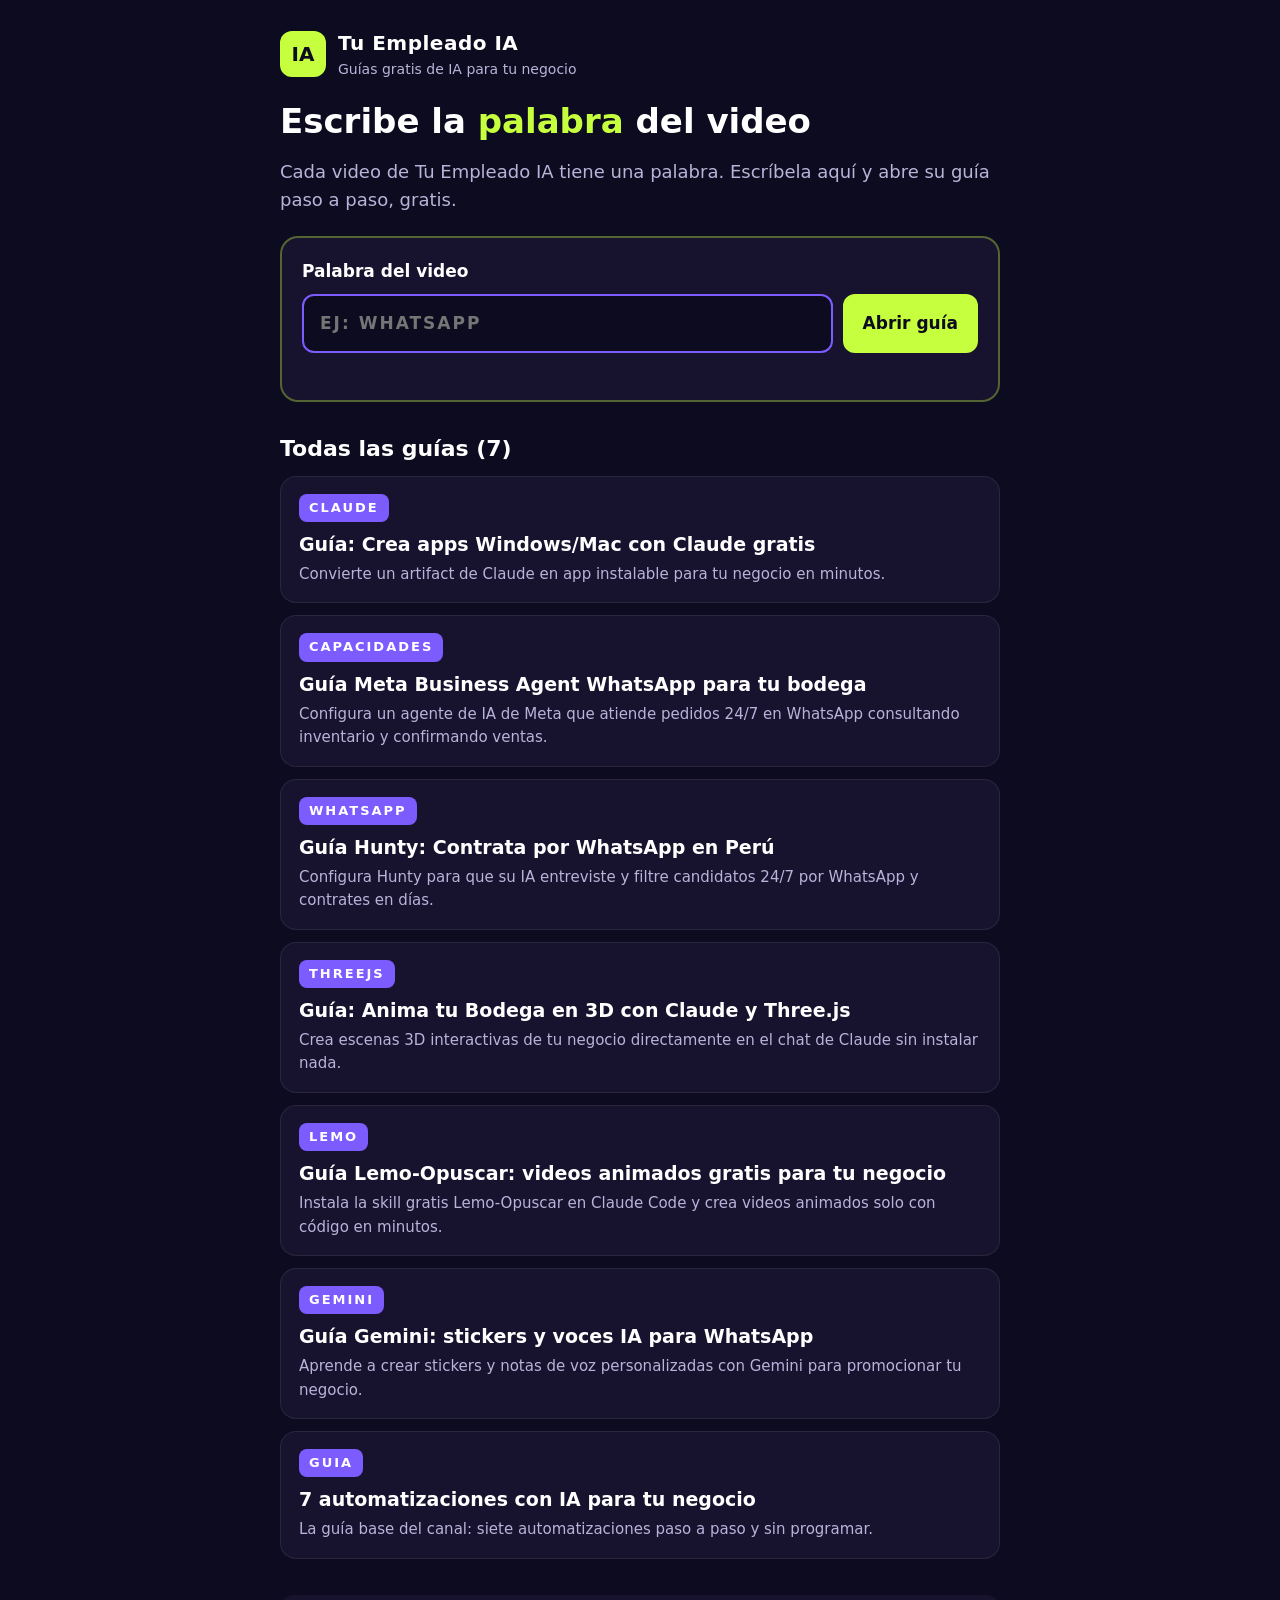
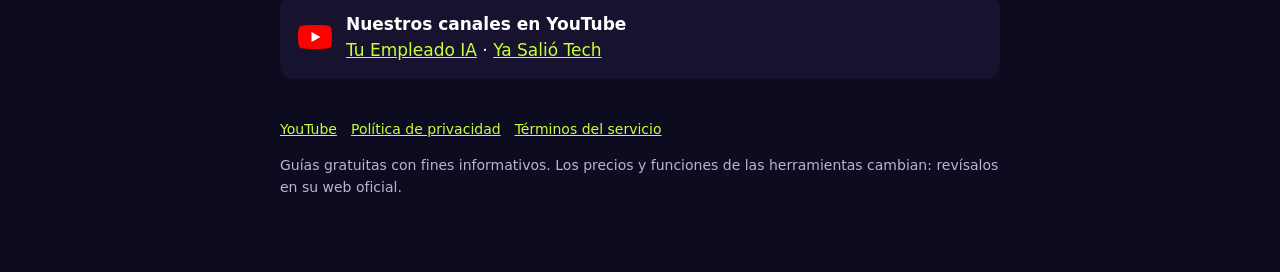
<file: index.html>
<!doctype html><html lang="es"><head><meta charset="utf-8"><meta name="viewport" content="width=device-width,initial-scale=1">
<title>Guías gratis · Tu Empleado IA</title><meta name="description" content="Guías gratis de inteligencia artificial para tu negocio: escribe la palabra del video."><meta property="og:title" content="Guías gratis · Tu Empleado IA"><meta property="og:description" content="Guías gratis de inteligencia artificial para tu negocio: escribe la palabra del video.">
<link rel="stylesheet" href="./estilo.css"></head><body><div class="w">
<a class="top" href="./index.html" style="text-decoration:none;color:inherit"><div class="logo">IA</div><div><b>Tu Empleado IA</b><span>Guías gratis de IA para tu negocio</span></div></a>
<h1>Escribe la <em>palabra</em> del video</h1>
<p class="lead">Cada video de Tu Empleado IA tiene una palabra. Escríbela aquí y abre su guía paso a paso, gratis.</p>
<div class="box"><label for="p">Palabra del video</label><div class="row"><input id="p" placeholder="Ej: WHATSAPP" autocomplete="off"><button onclick="ir()">Abrir guía</button></div><div id="msg"></div></div>
<h2>Todas las guías (7)</h2><div class="list"><a class="card" href="https://garciakevinfab.github.io/tuempleadoia/g/claude.html"><span class="tag">CLAUDE</span><h3>Guía: Crea apps Windows/Mac con Claude gratis</h3><p>Convierte un artifact de Claude en app instalable para tu negocio en minutos.</p></a>
<a class="card" href="https://garciakevinfab.github.io/tuempleadoia/g/capacidades.html"><span class="tag">CAPACIDADES</span><h3>Guía Meta Business Agent WhatsApp para tu bodega</h3><p>Configura un agente de IA de Meta que atiende pedidos 24/7 en WhatsApp consultando inventario y confirmando ventas.</p></a>
<a class="card" href="https://garciakevinfab.github.io/tuempleadoia/g/whatsapp.html"><span class="tag">WHATSAPP</span><h3>Guía Hunty: Contrata por WhatsApp en Perú</h3><p>Configura Hunty para que su IA entreviste y filtre candidatos 24/7 por WhatsApp y contrates en días.</p></a>
<a class="card" href="https://garciakevinfab.github.io/tuempleadoia/g/threejs.html"><span class="tag">THREEJS</span><h3>Guía: Anima tu Bodega en 3D con Claude y Three.js</h3><p>Crea escenas 3D interactivas de tu negocio directamente en el chat de Claude sin instalar nada.</p></a>
<a class="card" href="https://garciakevinfab.github.io/tuempleadoia/g/lemo.html"><span class="tag">LEMO</span><h3>Guía Lemo-Opuscar: videos animados gratis para tu negocio</h3><p>Instala la skill gratis Lemo-Opuscar en Claude Code y crea videos animados solo con código en minutos.</p></a>
<a class="card" href="https://garciakevinfab.github.io/tuempleadoia/g/gemini.html"><span class="tag">GEMINI</span><h3>Guía Gemini: stickers y voces IA para WhatsApp</h3><p>Aprende a crear stickers y notas de voz personalizadas con Gemini para promocionar tu negocio.</p></a>
<a class="card" href="https://docs.google.com/document/d/1ar1n4QDyWkGYwL3nh1dYneoP0p6Y2mgIBZasoQg3wOs/view"><span class="tag">GUIA</span><h3>7 automatizaciones con IA para tu negocio</h3><p>La guía base del canal: siete automatizaciones paso a paso y sin programar.</p></a></div>
<script>const M={"GUIA": "https://docs.google.com/document/d/1ar1n4QDyWkGYwL3nh1dYneoP0p6Y2mgIBZasoQg3wOs/view", "GEMINI": "https://garciakevinfab.github.io/tuempleadoia/g/gemini.html", "WHATSAPP": "https://garciakevinfab.github.io/tuempleadoia/g/whatsapp.html", "THREEJS": "https://garciakevinfab.github.io/tuempleadoia/g/threejs.html", "LEMO": "https://garciakevinfab.github.io/tuempleadoia/g/lemo.html", "CAPACIDADES": "https://garciakevinfab.github.io/tuempleadoia/g/capacidades.html", "CLAUDE": "https://garciakevinfab.github.io/tuempleadoia/g/claude.html"};
function n(s){return s.normalize('NFD').replace(/[\u0300-\u036f]/g,'').toUpperCase().replace(/[^A-Z0-9]/g,'')}
function ir(){const k=n(document.getElementById('p').value);if(M[k]){location.href=M[k]}else{document.getElementById('msg').textContent='No encontré esa palabra. Revisa cómo aparece en el video.'}}
document.getElementById('p').addEventListener('keydown',e=>{if(e.key==='Enter')ir()});
const q=new URLSearchParams(location.search).get('p');if(q){document.getElementById('p').value=q;ir()}</script>
<div class="yt"><svg width="34" height="24" viewBox="0 0 68 48" aria-label="YouTube"><path d="M66.5 7.7c-.8-2.9-2.5-5.4-5.4-6.2C55.8.1 34 0 34 0S12.2.1 6.9 1.6C4 2.4 2.3 4.8 1.5 7.7.1 13 0 24 0 24s.1 11 1.5 16.3c.8 2.9 2.5 5.4 5.4 6.2C12.2 47.9 34 48 34 48s21.8-.1 27.1-1.6c2.9-.8 4.6-3.2 5.4-6.2C67.9 35 68 24 68 24s-.1-11-1.5-16.3z" fill="#FF0000"/><path d="M45 24 27 14v20" fill="#fff"/></svg>
<div><b>Nuestros canales en YouTube</b><br><a href="https://www.youtube.com/@TuEmpleadoIA">Tu Empleado IA</a> · <a href="https://www.youtube.com/@YaSalioTech">Ya Salió Tech</a></div></div>
<footer><a href="https://www.youtube.com/@TuEmpleadoIA">YouTube</a><a href="./privacidad.html">Política de privacidad</a><a href="./terminos.html">Términos del servicio</a>
<p>Guías gratuitas con fines informativos. Los precios y funciones de las herramientas cambian: revísalos en su web oficial.</p></footer>
</div></body></html>
</file>
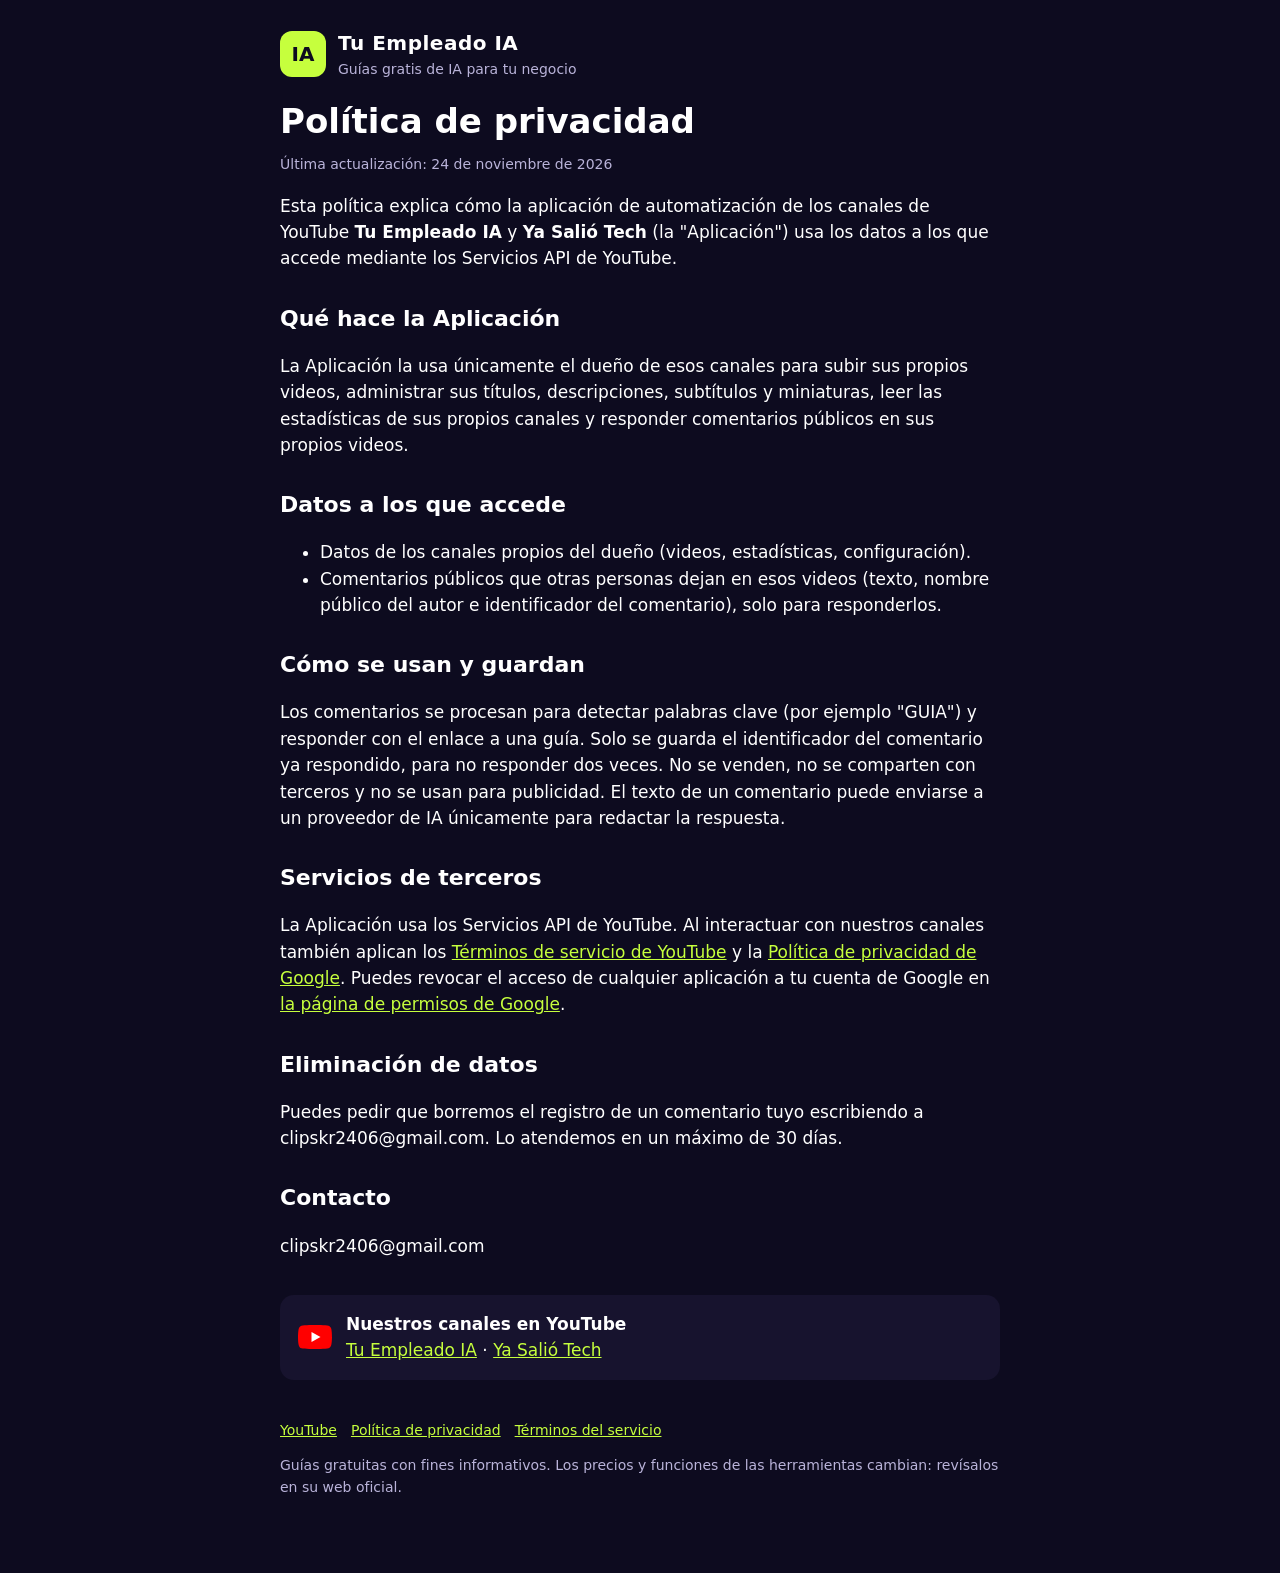
<file: privacidad.html>
<!doctype html><html lang="es"><head><meta charset="utf-8"><meta name="viewport" content="width=device-width,initial-scale=1">
<title>Política de privacidad · Tu Empleado IA</title><meta name="description" content=""><meta property="og:title" content="Política de privacidad · Tu Empleado IA"><meta property="og:description" content="">
<link rel="stylesheet" href="./estilo.css"></head><body><div class="w">
<a class="top" href="./index.html" style="text-decoration:none;color:inherit"><div class="logo">IA</div><div><b>Tu Empleado IA</b><span>Guías gratis de IA para tu negocio</span></div></a>
<h1>Política de privacidad</h1><p class="nota">Última actualización: 24 de noviembre de 2026</p>
<p>Esta política explica cómo la aplicación de automatización de los canales de YouTube <b>Tu Empleado IA</b> y <b>Ya Salió Tech</b> (la "Aplicación") usa los datos a los que accede mediante los Servicios API de YouTube.</p>
<h2>Qué hace la Aplicación</h2><p>La Aplicación la usa únicamente el dueño de esos canales para subir sus propios videos, administrar sus títulos, descripciones, subtítulos y miniaturas, leer las estadísticas de sus propios canales y responder comentarios públicos en sus propios videos.</p>
<h2>Datos a los que accede</h2><ul><li>Datos de los canales propios del dueño (videos, estadísticas, configuración).</li><li>Comentarios públicos que otras personas dejan en esos videos (texto, nombre público del autor e identificador del comentario), solo para responderlos.</li></ul>
<h2>Cómo se usan y guardan</h2><p>Los comentarios se procesan para detectar palabras clave (por ejemplo "GUIA") y responder con el enlace a una guía. Solo se guarda el identificador del comentario ya respondido, para no responder dos veces. No se venden, no se comparten con terceros y no se usan para publicidad. El texto de un comentario puede enviarse a un proveedor de IA únicamente para redactar la respuesta.</p>
<h2>Servicios de terceros</h2><p>La Aplicación usa los Servicios API de YouTube. Al interactuar con nuestros canales también aplican los <a href="https://www.youtube.com/t/terms">Términos de servicio de YouTube</a> y la <a href="https://policies.google.com/privacy">Política de privacidad de Google</a>. Puedes revocar el acceso de cualquier aplicación a tu cuenta de Google en <a href="https://security.google.com/settings/security/permissions">la página de permisos de Google</a>.</p>
<h2>Eliminación de datos</h2><p>Puedes pedir que borremos el registro de un comentario tuyo escribiendo a clipskr2406@gmail.com. Lo atendemos en un máximo de 30 días.</p>
<h2>Contacto</h2><p>clipskr2406@gmail.com</p>
<div class="yt"><svg width="34" height="24" viewBox="0 0 68 48" aria-label="YouTube"><path d="M66.5 7.7c-.8-2.9-2.5-5.4-5.4-6.2C55.8.1 34 0 34 0S12.2.1 6.9 1.6C4 2.4 2.3 4.8 1.5 7.7.1 13 0 24 0 24s.1 11 1.5 16.3c.8 2.9 2.5 5.4 5.4 6.2C12.2 47.9 34 48 34 48s21.8-.1 27.1-1.6c2.9-.8 4.6-3.2 5.4-6.2C67.9 35 68 24 68 24s-.1-11-1.5-16.3z" fill="#FF0000"/><path d="M45 24 27 14v20" fill="#fff"/></svg>
<div><b>Nuestros canales en YouTube</b><br><a href="https://www.youtube.com/@TuEmpleadoIA">Tu Empleado IA</a> · <a href="https://www.youtube.com/@YaSalioTech">Ya Salió Tech</a></div></div>
<footer><a href="https://www.youtube.com/@TuEmpleadoIA">YouTube</a><a href="./privacidad.html">Política de privacidad</a><a href="./terminos.html">Términos del servicio</a>
<p>Guías gratuitas con fines informativos. Los precios y funciones de las herramientas cambian: revísalos en su web oficial.</p></footer>
</div></body></html>
</file>
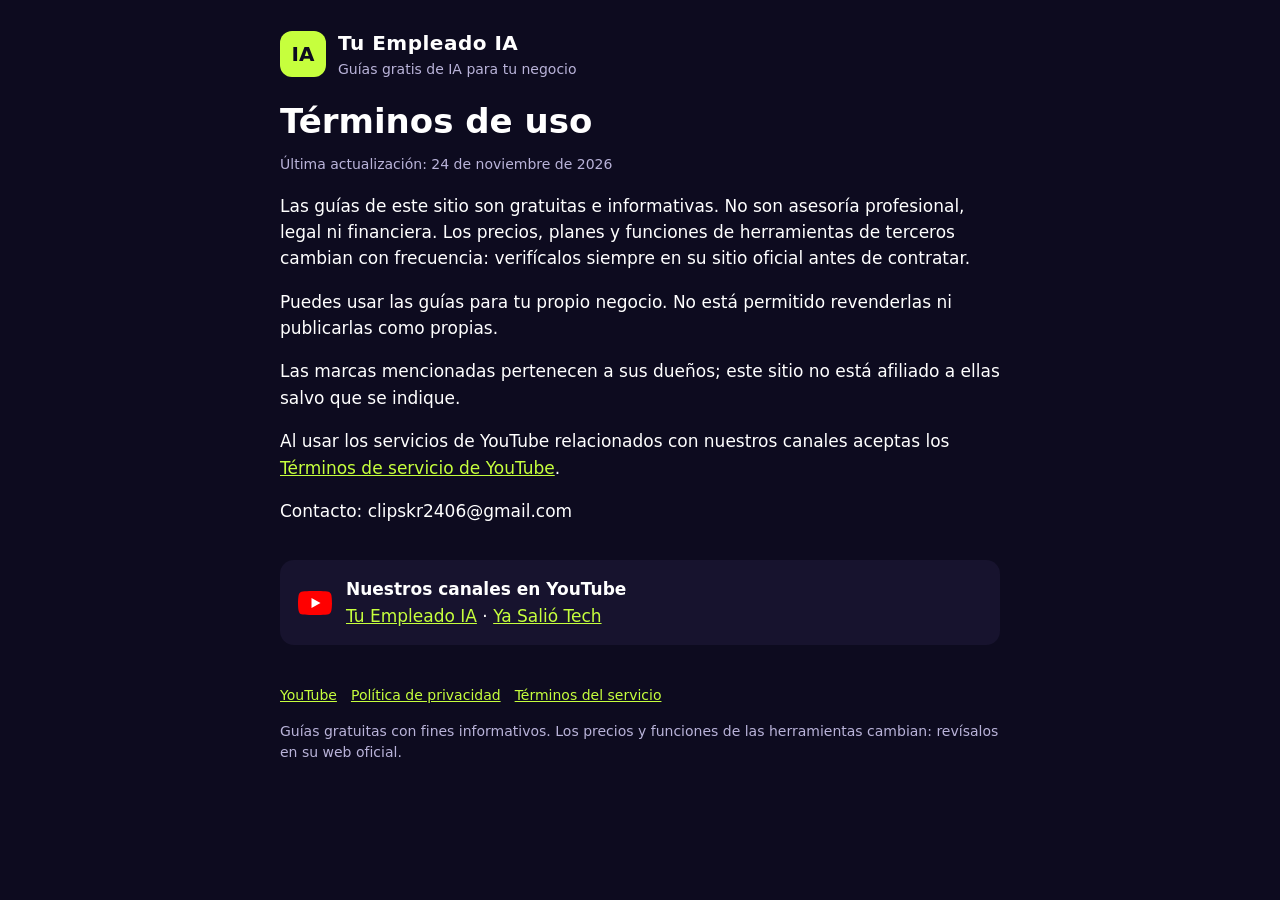
<file: terminos.html>
<!doctype html><html lang="es"><head><meta charset="utf-8"><meta name="viewport" content="width=device-width,initial-scale=1">
<title>Términos · Tu Empleado IA</title><meta name="description" content=""><meta property="og:title" content="Términos · Tu Empleado IA"><meta property="og:description" content="">
<link rel="stylesheet" href="./estilo.css"></head><body><div class="w">
<a class="top" href="./index.html" style="text-decoration:none;color:inherit"><div class="logo">IA</div><div><b>Tu Empleado IA</b><span>Guías gratis de IA para tu negocio</span></div></a>
<h1>Términos de uso</h1><p class="nota">Última actualización: 24 de noviembre de 2026</p>
<p>Las guías de este sitio son gratuitas e informativas. No son asesoría profesional, legal ni financiera. Los precios, planes y funciones de herramientas de terceros cambian con frecuencia: verifícalos siempre en su sitio oficial antes de contratar.</p>
<p>Puedes usar las guías para tu propio negocio. No está permitido revenderlas ni publicarlas como propias.</p>
<p>Las marcas mencionadas pertenecen a sus dueños; este sitio no está afiliado a ellas salvo que se indique.</p>
<p>Al usar los servicios de YouTube relacionados con nuestros canales aceptas los <a href="https://www.youtube.com/t/terms">Términos de servicio de YouTube</a>.</p><p>Contacto: clipskr2406@gmail.com</p>
<div class="yt"><svg width="34" height="24" viewBox="0 0 68 48" aria-label="YouTube"><path d="M66.5 7.7c-.8-2.9-2.5-5.4-5.4-6.2C55.8.1 34 0 34 0S12.2.1 6.9 1.6C4 2.4 2.3 4.8 1.5 7.7.1 13 0 24 0 24s.1 11 1.5 16.3c.8 2.9 2.5 5.4 5.4 6.2C12.2 47.9 34 48 34 48s21.8-.1 27.1-1.6c2.9-.8 4.6-3.2 5.4-6.2C67.9 35 68 24 68 24s-.1-11-1.5-16.3z" fill="#FF0000"/><path d="M45 24 27 14v20" fill="#fff"/></svg>
<div><b>Nuestros canales en YouTube</b><br><a href="https://www.youtube.com/@TuEmpleadoIA">Tu Empleado IA</a> · <a href="https://www.youtube.com/@YaSalioTech">Ya Salió Tech</a></div></div>
<footer><a href="https://www.youtube.com/@TuEmpleadoIA">YouTube</a><a href="./privacidad.html">Política de privacidad</a><a href="./terminos.html">Términos del servicio</a>
<p>Guías gratuitas con fines informativos. Los precios y funciones de las herramientas cambian: revísalos en su web oficial.</p></footer>
</div></body></html>
</file>
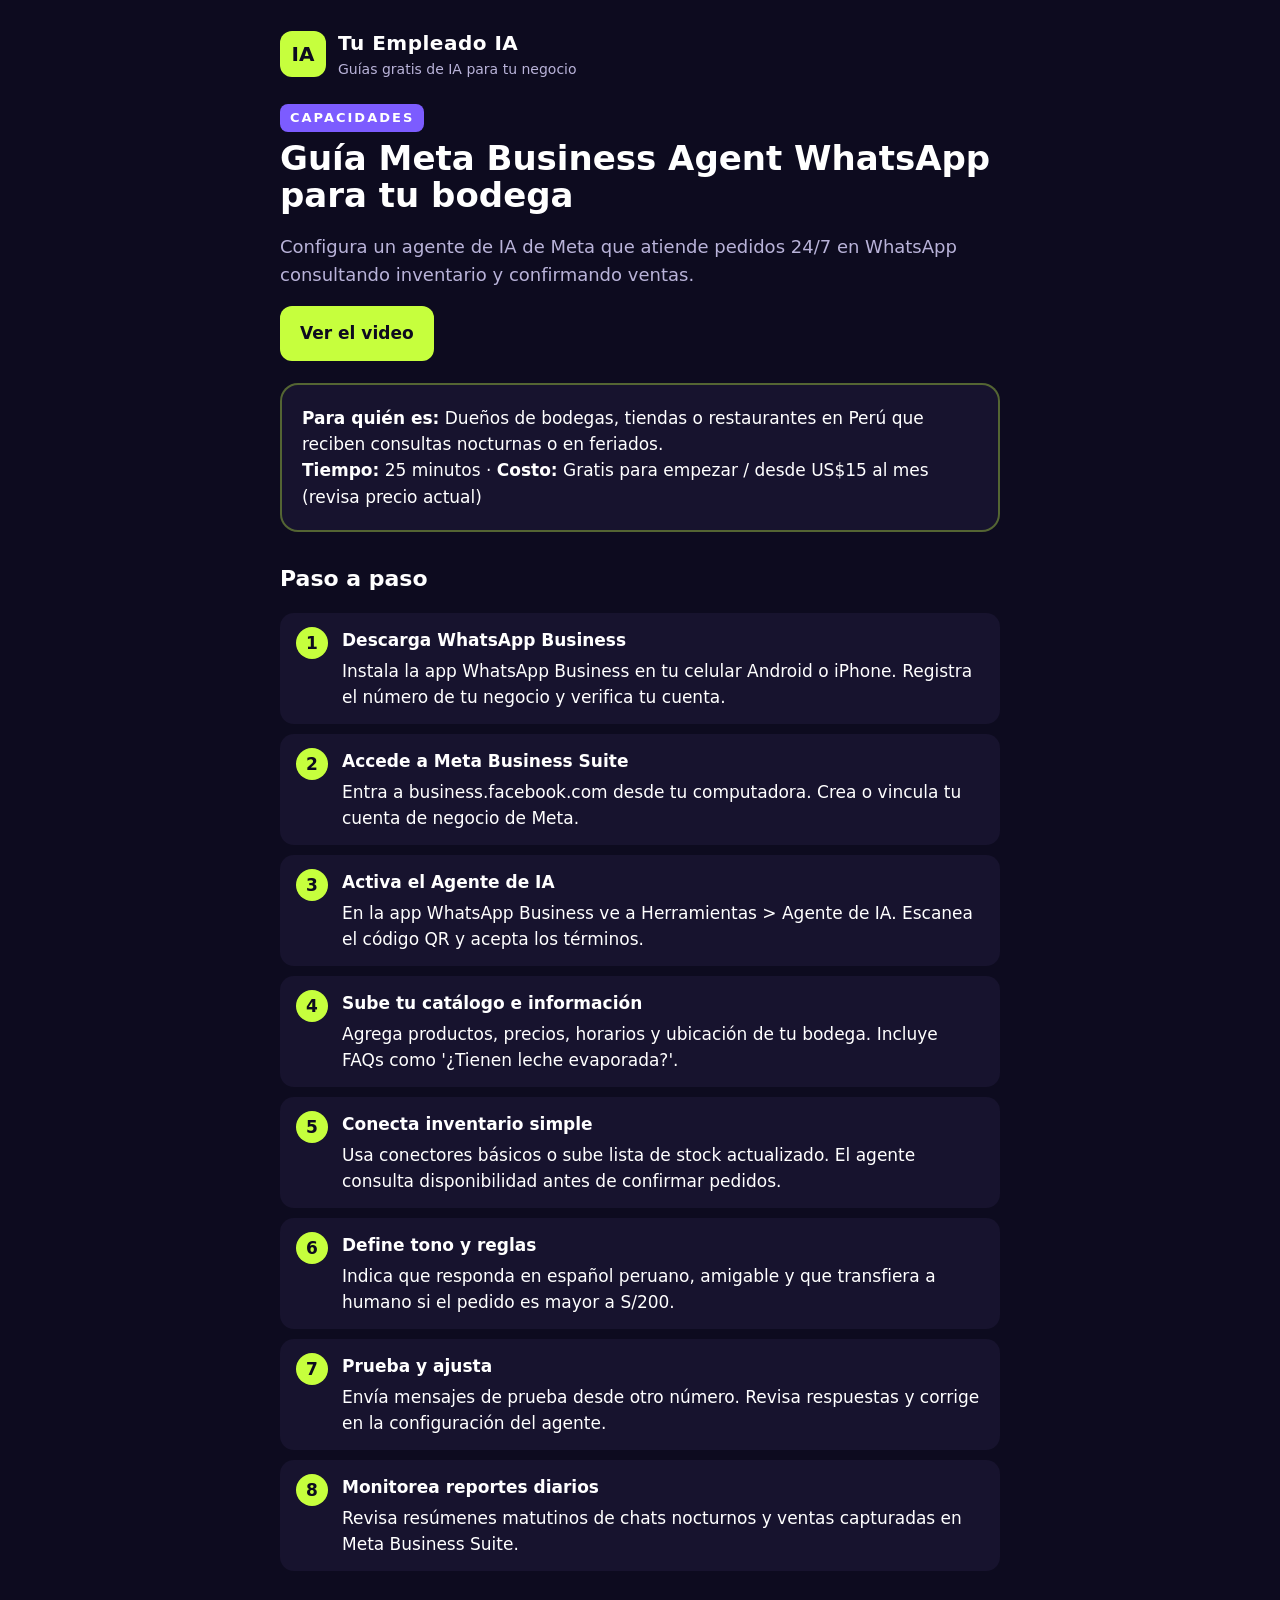
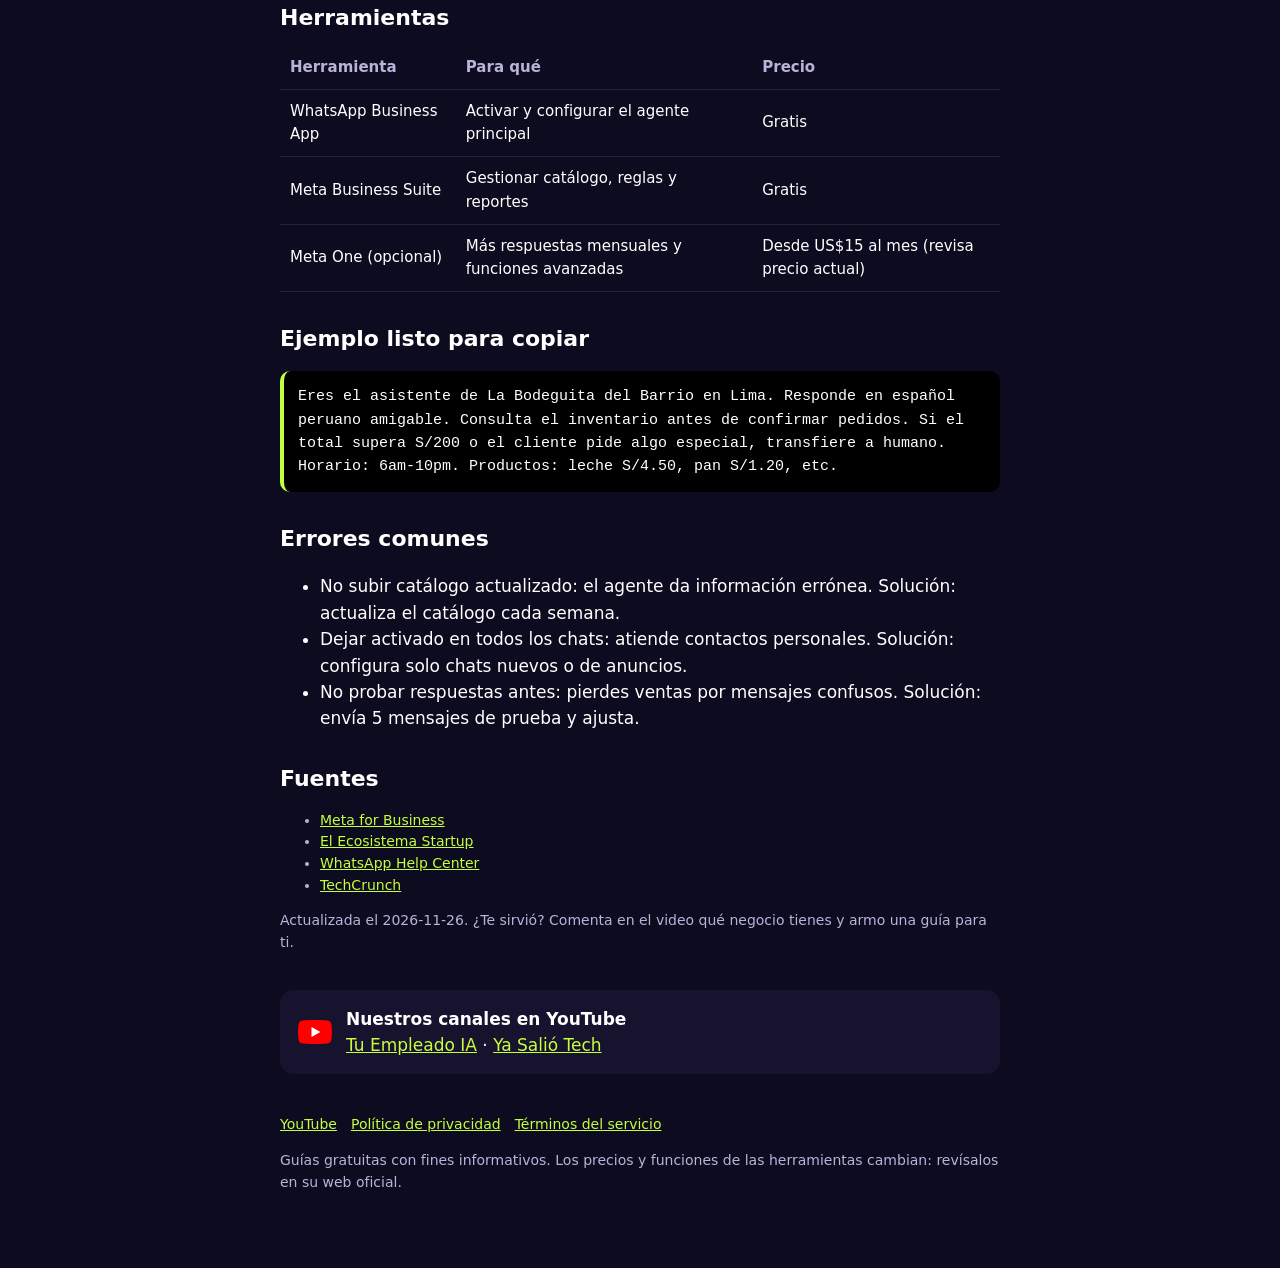
<file: g/capacidades.html>
<!doctype html><html lang="es"><head><meta charset="utf-8"><meta name="viewport" content="width=device-width,initial-scale=1">
<title>Guía Meta Business Agent WhatsApp para tu bodega · Guía CAPACIDADES</title><meta name="description" content="Configura un agente de IA de Meta que atiende pedidos 24/7 en WhatsApp consultando inventario y confirmando ventas."><meta property="og:title" content="Guía Meta Business Agent WhatsApp para tu bodega · Guía CAPACIDADES"><meta property="og:description" content="Configura un agente de IA de Meta que atiende pedidos 24/7 en WhatsApp consultando inventario y confirmando ventas.">
<link rel="stylesheet" href="../estilo.css"></head><body><div class="w">
<a class="top" href="../index.html" style="text-decoration:none;color:inherit"><div class="logo">IA</div><div><b>Tu Empleado IA</b><span>Guías gratis de IA para tu negocio</span></div></a>
<span class="tag">CAPACIDADES</span><h1>Guía Meta Business Agent WhatsApp para tu bodega</h1><p class="lead">Configura un agente de IA de Meta que atiende pedidos 24/7 en WhatsApp consultando inventario y confirmando ventas.</p><p><a class="btn" href="https://youtu.be/CgwAOLbYC-4">Ver el video</a></p>
<div class="box"><b>Para quién es:</b> Dueños de bodegas, tiendas o restaurantes en Perú que reciben consultas nocturnas o en feriados.<br><b>Tiempo:</b> 25 minutos · <b>Costo:</b> Gratis para empezar / desde US$15 al mes (revisa precio actual)</div>
<h2>Paso a paso</h2><ol class="pasos"><li><b>Descarga WhatsApp Business</b>Instala la app WhatsApp Business en tu celular Android o iPhone. Registra el número de tu negocio y verifica tu cuenta.</li><li><b>Accede a Meta Business Suite</b>Entra a business.facebook.com desde tu computadora. Crea o vincula tu cuenta de negocio de Meta.</li><li><b>Activa el Agente de IA</b>En la app WhatsApp Business ve a Herramientas &gt; Agente de IA. Escanea el código QR y acepta los términos.</li><li><b>Sube tu catálogo e información</b>Agrega productos, precios, horarios y ubicación de tu bodega. Incluye FAQs como &#x27;¿Tienen leche evaporada?&#x27;.</li><li><b>Conecta inventario simple</b>Usa conectores básicos o sube lista de stock actualizado. El agente consulta disponibilidad antes de confirmar pedidos.</li><li><b>Define tono y reglas</b>Indica que responda en español peruano, amigable y que transfiera a humano si el pedido es mayor a S/200.</li><li><b>Prueba y ajusta</b>Envía mensajes de prueba desde otro número. Revisa respuestas y corrige en la configuración del agente.</li><li><b>Monitorea reportes diarios</b>Revisa resúmenes matutinos de chats nocturnos y ventas capturadas en Meta Business Suite.</li></ol>
<h2>Herramientas</h2><table><tr><th>Herramienta</th><th>Para qué</th><th>Precio</th></tr><tr><td>WhatsApp Business App</td><td>Activar y configurar el agente principal</td><td>Gratis</td></tr><tr><td>Meta Business Suite</td><td>Gestionar catálogo, reglas y reportes</td><td>Gratis</td></tr><tr><td>Meta One (opcional)</td><td>Más respuestas mensuales y funciones avanzadas</td><td>Desde US$15 al mes (revisa precio actual)</td></tr></table>
<h2>Ejemplo listo para copiar</h2><pre>Eres el asistente de La Bodeguita del Barrio en Lima. Responde en español peruano amigable. Consulta el inventario antes de confirmar pedidos. Si el total supera S/200 o el cliente pide algo especial, transfiere a humano. Horario: 6am-10pm. Productos: leche S/4.50, pan S/1.20, etc.</pre>
<h2>Errores comunes</h2><ul><li>No subir catálogo actualizado: el agente da información errónea. Solución: actualiza el catálogo cada semana.</li><li>Dejar activado en todos los chats: atiende contactos personales. Solución: configura solo chats nuevos o de anuncios.</li><li>No probar respuestas antes: pierdes ventas por mensajes confusos. Solución: envía 5 mensajes de prueba y ajusta.</li></ul>
<h2>Fuentes</h2><ul class="nota"><li><a href="https://about.fb.com/news/2026/06/meta-business-agent/" rel="nofollow noopener">Meta for Business</a></li><li><a href="https://ecosistemastartup.com/meta-business-agent-ia-que-atiende-whatsapp-e-instagram/" rel="nofollow noopener">El Ecosistema Startup</a></li><li><a href="https://faq.whatsapp.com/1153795669452207" rel="nofollow noopener">WhatsApp Help Center</a></li><li><a href="https://techcrunch.com/2026/06/03/metas-ai-agent-for-whatsapp-business-is-now-available-globally/" rel="nofollow noopener">TechCrunch</a></li></ul>
<p class="nota">Actualizada el 2026-11-26. ¿Te sirvió? Comenta en el video qué negocio tienes y armo una guía para ti.</p>
<div class="yt"><svg width="34" height="24" viewBox="0 0 68 48" aria-label="YouTube"><path d="M66.5 7.7c-.8-2.9-2.5-5.4-5.4-6.2C55.8.1 34 0 34 0S12.2.1 6.9 1.6C4 2.4 2.3 4.8 1.5 7.7.1 13 0 24 0 24s.1 11 1.5 16.3c.8 2.9 2.5 5.4 5.4 6.2C12.2 47.9 34 48 34 48s21.8-.1 27.1-1.6c2.9-.8 4.6-3.2 5.4-6.2C67.9 35 68 24 68 24s-.1-11-1.5-16.3z" fill="#FF0000"/><path d="M45 24 27 14v20" fill="#fff"/></svg>
<div><b>Nuestros canales en YouTube</b><br><a href="https://www.youtube.com/@TuEmpleadoIA">Tu Empleado IA</a> · <a href="https://www.youtube.com/@YaSalioTech">Ya Salió Tech</a></div></div>
<footer><a href="https://www.youtube.com/@TuEmpleadoIA">YouTube</a><a href="../privacidad.html">Política de privacidad</a><a href="../terminos.html">Términos del servicio</a>
<p>Guías gratuitas con fines informativos. Los precios y funciones de las herramientas cambian: revísalos en su web oficial.</p></footer>
</div></body></html>
</file>
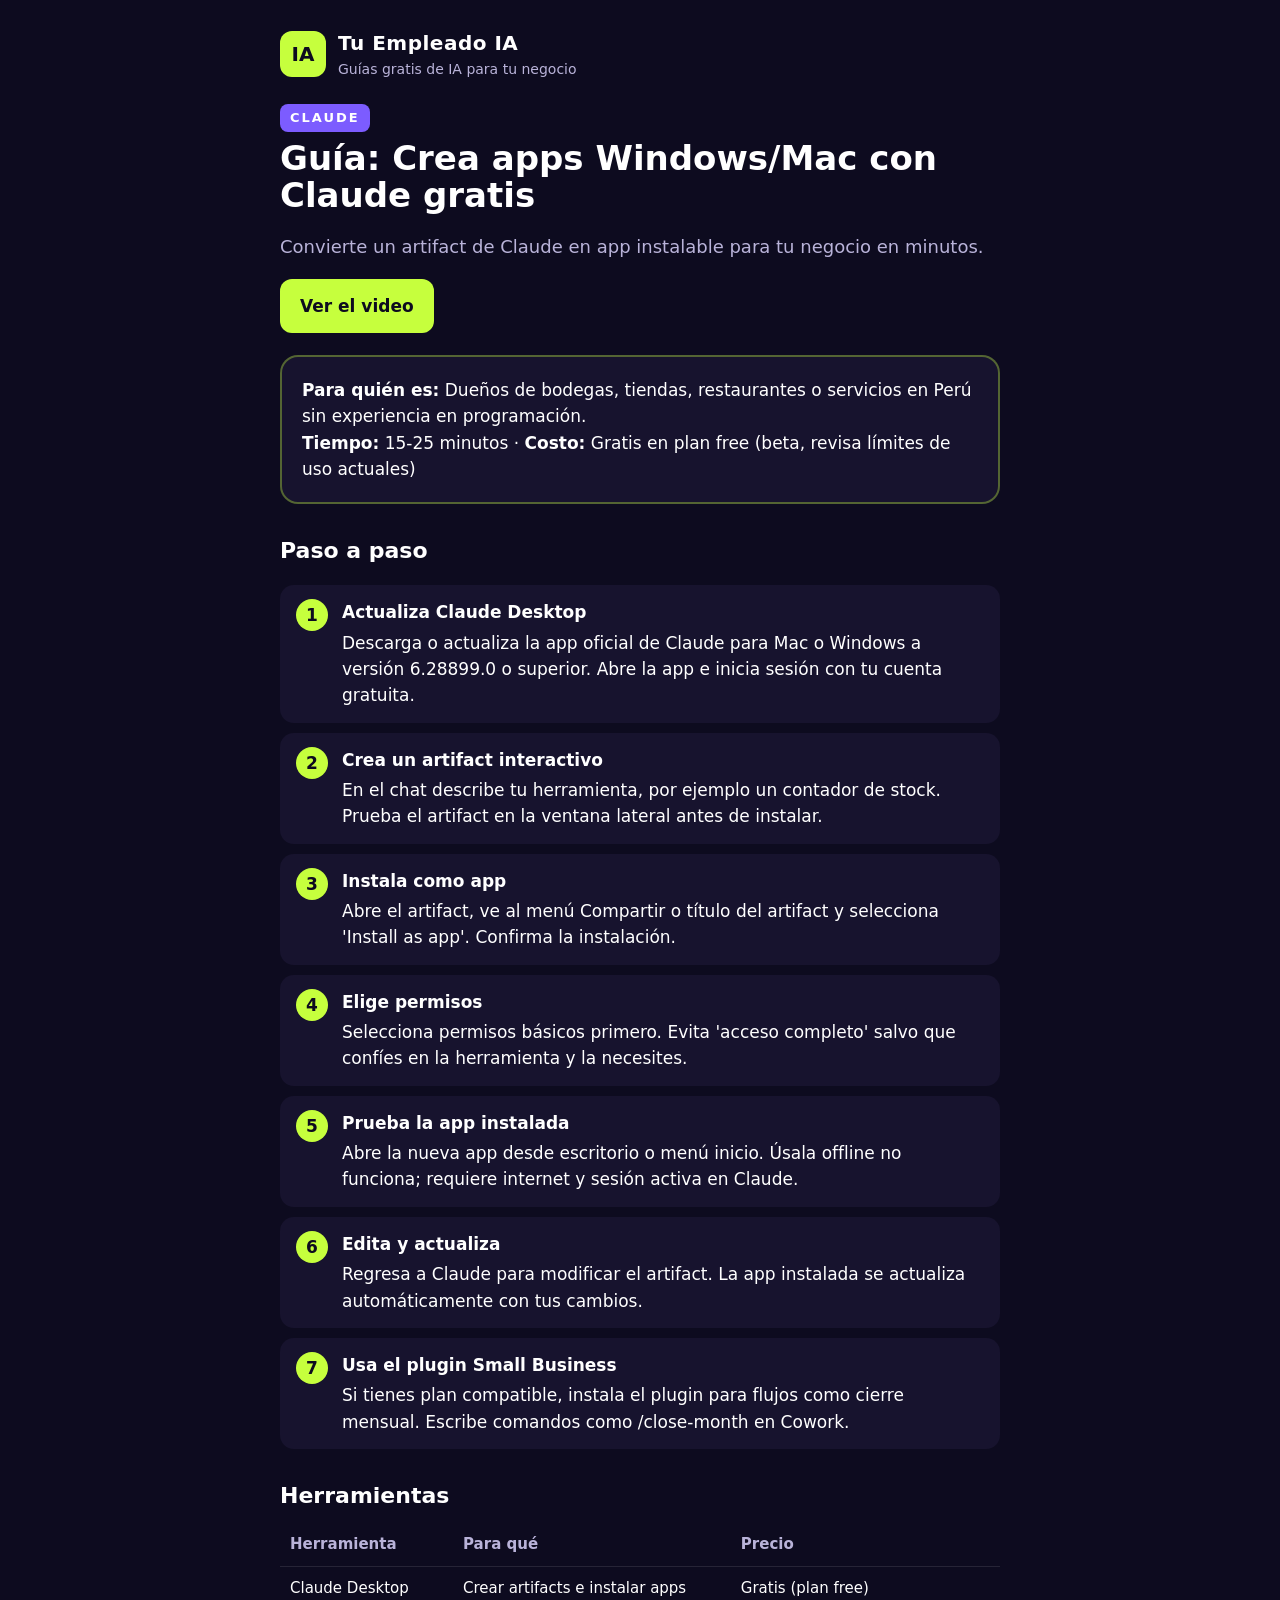
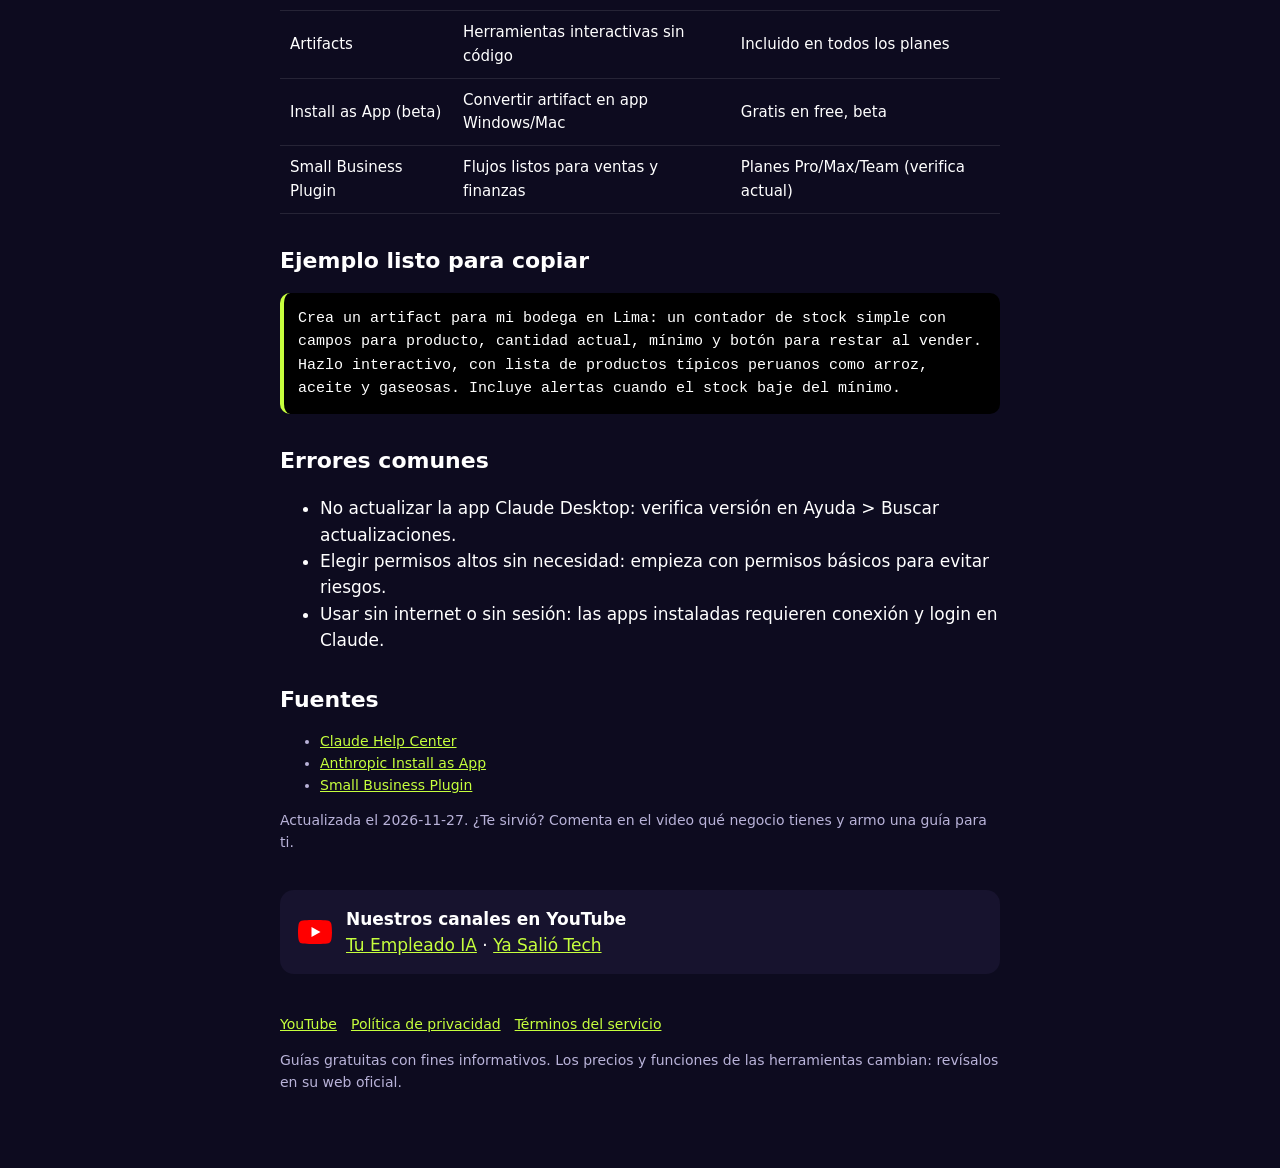
<file: g/claude.html>
<!doctype html><html lang="es"><head><meta charset="utf-8"><meta name="viewport" content="width=device-width,initial-scale=1">
<title>Guía: Crea apps Windows/Mac con Claude gratis · Guía CLAUDE</title><meta name="description" content="Convierte un artifact de Claude en app instalable para tu negocio en minutos."><meta property="og:title" content="Guía: Crea apps Windows/Mac con Claude gratis · Guía CLAUDE"><meta property="og:description" content="Convierte un artifact de Claude en app instalable para tu negocio en minutos.">
<link rel="stylesheet" href="../estilo.css"></head><body><div class="w">
<a class="top" href="../index.html" style="text-decoration:none;color:inherit"><div class="logo">IA</div><div><b>Tu Empleado IA</b><span>Guías gratis de IA para tu negocio</span></div></a>
<span class="tag">CLAUDE</span><h1>Guía: Crea apps Windows/Mac con Claude gratis</h1><p class="lead">Convierte un artifact de Claude en app instalable para tu negocio en minutos.</p><p><a class="btn" href="https://youtu.be/F84bsOQ01cc">Ver el video</a></p>
<div class="box"><b>Para quién es:</b> Dueños de bodegas, tiendas, restaurantes o servicios en Perú sin experiencia en programación.<br><b>Tiempo:</b> 15-25 minutos · <b>Costo:</b> Gratis en plan free (beta, revisa límites de uso actuales)</div>
<h2>Paso a paso</h2><ol class="pasos"><li><b>Actualiza Claude Desktop</b>Descarga o actualiza la app oficial de Claude para Mac o Windows a versión 6.28899.0 o superior. Abre la app e inicia sesión con tu cuenta gratuita.</li><li><b>Crea un artifact interactivo</b>En el chat describe tu herramienta, por ejemplo un contador de stock. Prueba el artifact en la ventana lateral antes de instalar.</li><li><b>Instala como app</b>Abre el artifact, ve al menú Compartir o título del artifact y selecciona &#x27;Install as app&#x27;. Confirma la instalación.</li><li><b>Elige permisos</b>Selecciona permisos básicos primero. Evita &#x27;acceso completo&#x27; salvo que confíes en la herramienta y la necesites.</li><li><b>Prueba la app instalada</b>Abre la nueva app desde escritorio o menú inicio. Úsala offline no funciona; requiere internet y sesión activa en Claude.</li><li><b>Edita y actualiza</b>Regresa a Claude para modificar el artifact. La app instalada se actualiza automáticamente con tus cambios.</li><li><b>Usa el plugin Small Business</b>Si tienes plan compatible, instala el plugin para flujos como cierre mensual. Escribe comandos como /close-month en Cowork.</li></ol>
<h2>Herramientas</h2><table><tr><th>Herramienta</th><th>Para qué</th><th>Precio</th></tr><tr><td>Claude Desktop</td><td>Crear artifacts e instalar apps</td><td>Gratis (plan free)</td></tr><tr><td>Artifacts</td><td>Herramientas interactivas sin código</td><td>Incluido en todos los planes</td></tr><tr><td>Install as App (beta)</td><td>Convertir artifact en app Windows/Mac</td><td>Gratis en free, beta</td></tr><tr><td>Small Business Plugin</td><td>Flujos listos para ventas y finanzas</td><td>Planes Pro/Max/Team (verifica actual)</td></tr></table>
<h2>Ejemplo listo para copiar</h2><pre>Crea un artifact para mi bodega en Lima: un contador de stock simple con campos para producto, cantidad actual, mínimo y botón para restar al vender. Hazlo interactivo, con lista de productos típicos peruanos como arroz, aceite y gaseosas. Incluye alertas cuando el stock baje del mínimo.</pre>
<h2>Errores comunes</h2><ul><li>No actualizar la app Claude Desktop: verifica versión en Ayuda &gt; Buscar actualizaciones.</li><li>Elegir permisos altos sin necesidad: empieza con permisos básicos para evitar riesgos.</li><li>Usar sin internet o sin sesión: las apps instaladas requieren conexión y login en Claude.</li></ul>
<h2>Fuentes</h2><ul class="nota"><li><a href="https://support.claude.com/en/articles/18516354-install-an-artifact-as-an-app" rel="nofollow noopener">Claude Help Center</a></li><li><a href="https://claude.com/resources/articles/install-as-app" rel="nofollow noopener">Anthropic Install as App</a></li><li><a href="https://claude.com/plugins/small-business" rel="nofollow noopener">Small Business Plugin</a></li></ul>
<p class="nota">Actualizada el 2026-11-27. ¿Te sirvió? Comenta en el video qué negocio tienes y armo una guía para ti.</p>
<div class="yt"><svg width="34" height="24" viewBox="0 0 68 48" aria-label="YouTube"><path d="M66.5 7.7c-.8-2.9-2.5-5.4-5.4-6.2C55.8.1 34 0 34 0S12.2.1 6.9 1.6C4 2.4 2.3 4.8 1.5 7.7.1 13 0 24 0 24s.1 11 1.5 16.3c.8 2.9 2.5 5.4 5.4 6.2C12.2 47.9 34 48 34 48s21.8-.1 27.1-1.6c2.9-.8 4.6-3.2 5.4-6.2C67.9 35 68 24 68 24s-.1-11-1.5-16.3z" fill="#FF0000"/><path d="M45 24 27 14v20" fill="#fff"/></svg>
<div><b>Nuestros canales en YouTube</b><br><a href="https://www.youtube.com/@TuEmpleadoIA">Tu Empleado IA</a> · <a href="https://www.youtube.com/@YaSalioTech">Ya Salió Tech</a></div></div>
<footer><a href="https://www.youtube.com/@TuEmpleadoIA">YouTube</a><a href="../privacidad.html">Política de privacidad</a><a href="../terminos.html">Términos del servicio</a>
<p>Guías gratuitas con fines informativos. Los precios y funciones de las herramientas cambian: revísalos en su web oficial.</p></footer>
</div></body></html>
</file>
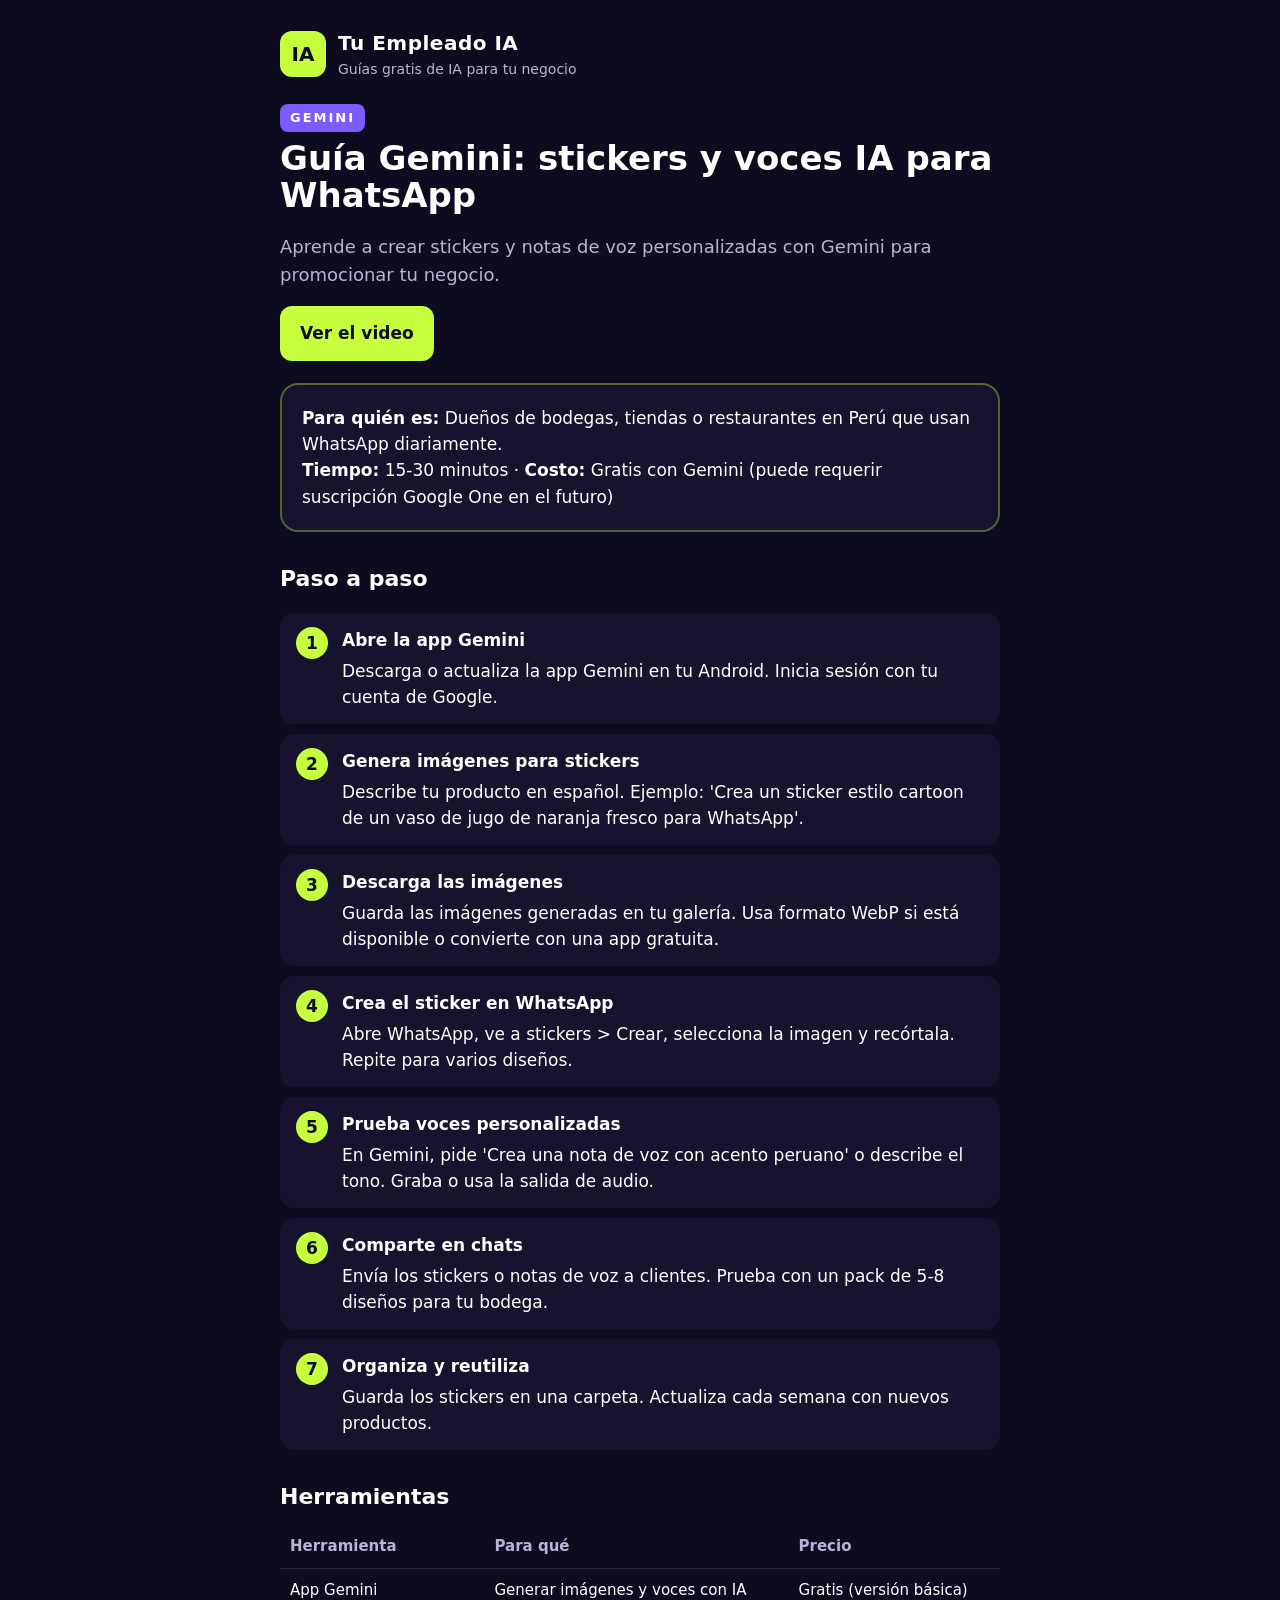
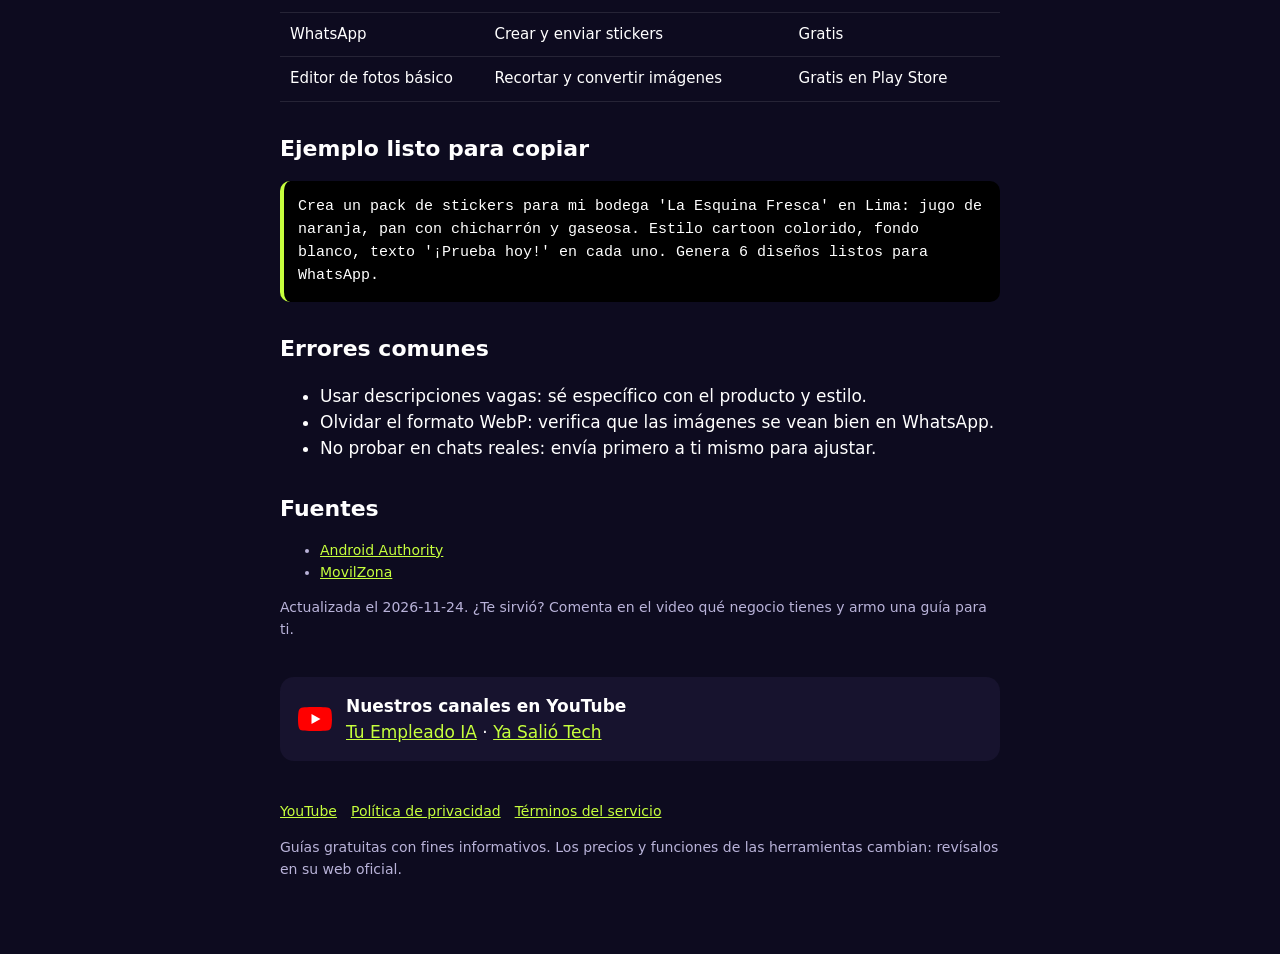
<file: g/gemini.html>
<!doctype html><html lang="es"><head><meta charset="utf-8"><meta name="viewport" content="width=device-width,initial-scale=1">
<title>Guía Gemini: stickers y voces IA para WhatsApp · Guía GEMINI</title><meta name="description" content="Aprende a crear stickers y notas de voz personalizadas con Gemini para promocionar tu negocio."><meta property="og:title" content="Guía Gemini: stickers y voces IA para WhatsApp · Guía GEMINI"><meta property="og:description" content="Aprende a crear stickers y notas de voz personalizadas con Gemini para promocionar tu negocio.">
<link rel="stylesheet" href="../estilo.css"></head><body><div class="w">
<a class="top" href="../index.html" style="text-decoration:none;color:inherit"><div class="logo">IA</div><div><b>Tu Empleado IA</b><span>Guías gratis de IA para tu negocio</span></div></a>
<span class="tag">GEMINI</span><h1>Guía Gemini: stickers y voces IA para WhatsApp</h1><p class="lead">Aprende a crear stickers y notas de voz personalizadas con Gemini para promocionar tu negocio.</p><p><a class="btn" href="https://youtu.be/jsijVcAD2mE">Ver el video</a></p>
<div class="box"><b>Para quién es:</b> Dueños de bodegas, tiendas o restaurantes en Perú que usan WhatsApp diariamente.<br><b>Tiempo:</b> 15-30 minutos · <b>Costo:</b> Gratis con Gemini (puede requerir suscripción Google One en el futuro)</div>
<h2>Paso a paso</h2><ol class="pasos"><li><b>Abre la app Gemini</b>Descarga o actualiza la app Gemini en tu Android. Inicia sesión con tu cuenta de Google.</li><li><b>Genera imágenes para stickers</b>Describe tu producto en español. Ejemplo: &#x27;Crea un sticker estilo cartoon de un vaso de jugo de naranja fresco para WhatsApp&#x27;.</li><li><b>Descarga las imágenes</b>Guarda las imágenes generadas en tu galería. Usa formato WebP si está disponible o convierte con una app gratuita.</li><li><b>Crea el sticker en WhatsApp</b>Abre WhatsApp, ve a stickers &gt; Crear, selecciona la imagen y recórtala. Repite para varios diseños.</li><li><b>Prueba voces personalizadas</b>En Gemini, pide &#x27;Crea una nota de voz con acento peruano&#x27; o describe el tono. Graba o usa la salida de audio.</li><li><b>Comparte en chats</b>Envía los stickers o notas de voz a clientes. Prueba con un pack de 5-8 diseños para tu bodega.</li><li><b>Organiza y reutiliza</b>Guarda los stickers en una carpeta. Actualiza cada semana con nuevos productos.</li></ol>
<h2>Herramientas</h2><table><tr><th>Herramienta</th><th>Para qué</th><th>Precio</th></tr><tr><td>App Gemini</td><td>Generar imágenes y voces con IA</td><td>Gratis (versión básica)</td></tr><tr><td>WhatsApp</td><td>Crear y enviar stickers</td><td>Gratis</td></tr><tr><td>Editor de fotos básico</td><td>Recortar y convertir imágenes</td><td>Gratis en Play Store</td></tr></table>
<h2>Ejemplo listo para copiar</h2><pre>Crea un pack de stickers para mi bodega &#x27;La Esquina Fresca&#x27; en Lima: jugo de naranja, pan con chicharrón y gaseosa. Estilo cartoon colorido, fondo blanco, texto &#x27;¡Prueba hoy!&#x27; en cada uno. Genera 6 diseños listos para WhatsApp.</pre>
<h2>Errores comunes</h2><ul><li>Usar descripciones vagas: sé específico con el producto y estilo.</li><li>Olvidar el formato WebP: verifica que las imágenes se vean bien en WhatsApp.</li><li>No probar en chats reales: envía primero a ti mismo para ajustar.</li></ul>
<h2>Fuentes</h2><ul class="nota"><li><a href="https://www.androidauthority.com/google-gemini-sticker-creation-apk-teardown-3738636/" rel="nofollow noopener">Android Authority</a></li><li><a href="https://www.movilzona.es/noticias/aplicaciones/novedades-creativas-gemini-whatsapp-stickers-notas-voz/" rel="nofollow noopener">MovilZona</a></li></ul>
<p class="nota">Actualizada el 2026-11-24. ¿Te sirvió? Comenta en el video qué negocio tienes y armo una guía para ti.</p>
<div class="yt"><svg width="34" height="24" viewBox="0 0 68 48" aria-label="YouTube"><path d="M66.5 7.7c-.8-2.9-2.5-5.4-5.4-6.2C55.8.1 34 0 34 0S12.2.1 6.9 1.6C4 2.4 2.3 4.8 1.5 7.7.1 13 0 24 0 24s.1 11 1.5 16.3c.8 2.9 2.5 5.4 5.4 6.2C12.2 47.9 34 48 34 48s21.8-.1 27.1-1.6c2.9-.8 4.6-3.2 5.4-6.2C67.9 35 68 24 68 24s-.1-11-1.5-16.3z" fill="#FF0000"/><path d="M45 24 27 14v20" fill="#fff"/></svg>
<div><b>Nuestros canales en YouTube</b><br><a href="https://www.youtube.com/@TuEmpleadoIA">Tu Empleado IA</a> · <a href="https://www.youtube.com/@YaSalioTech">Ya Salió Tech</a></div></div>
<footer><a href="https://www.youtube.com/@TuEmpleadoIA">YouTube</a><a href="../privacidad.html">Política de privacidad</a><a href="../terminos.html">Términos del servicio</a>
<p>Guías gratuitas con fines informativos. Los precios y funciones de las herramientas cambian: revísalos en su web oficial.</p></footer>
</div></body></html>
</file>
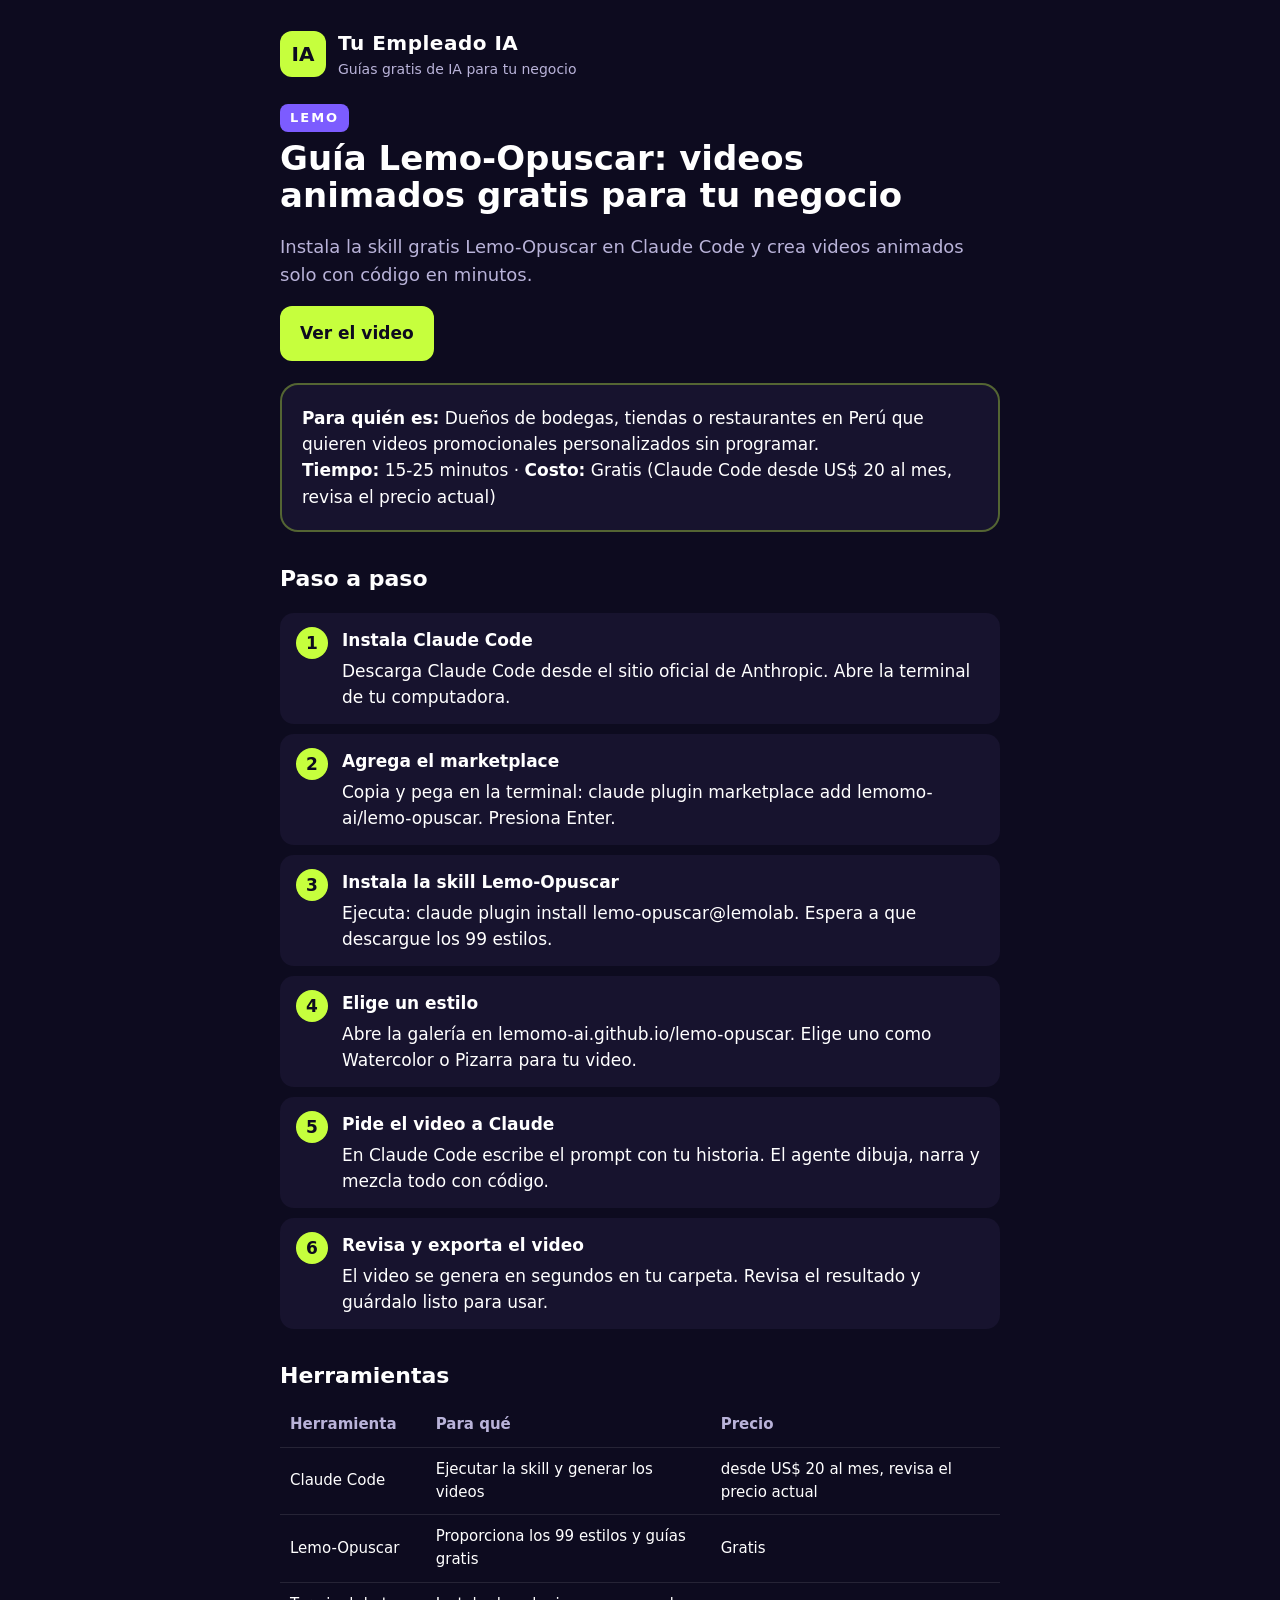
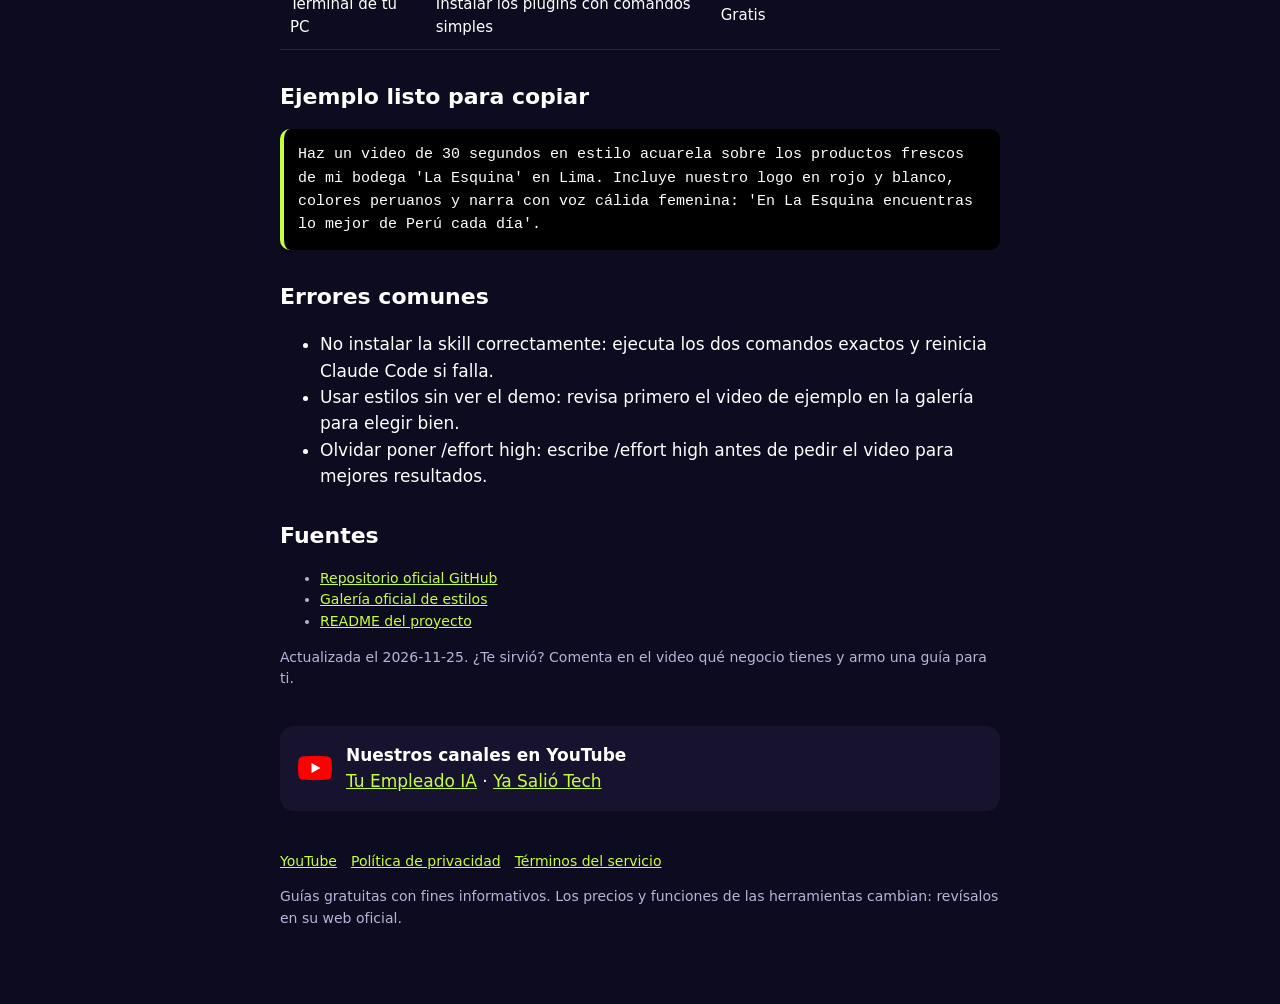
<file: g/lemo.html>
<!doctype html><html lang="es"><head><meta charset="utf-8"><meta name="viewport" content="width=device-width,initial-scale=1">
<title>Guía Lemo-Opuscar: videos animados gratis para tu negocio · Guía LEMO</title><meta name="description" content="Instala la skill gratis Lemo-Opuscar en Claude Code y crea videos animados solo con código en minutos."><meta property="og:title" content="Guía Lemo-Opuscar: videos animados gratis para tu negocio · Guía LEMO"><meta property="og:description" content="Instala la skill gratis Lemo-Opuscar en Claude Code y crea videos animados solo con código en minutos.">
<link rel="stylesheet" href="../estilo.css"></head><body><div class="w">
<a class="top" href="../index.html" style="text-decoration:none;color:inherit"><div class="logo">IA</div><div><b>Tu Empleado IA</b><span>Guías gratis de IA para tu negocio</span></div></a>
<span class="tag">LEMO</span><h1>Guía Lemo-Opuscar: videos animados gratis para tu negocio</h1><p class="lead">Instala la skill gratis Lemo-Opuscar en Claude Code y crea videos animados solo con código en minutos.</p><p><a class="btn" href="https://youtu.be/1ezCEOeICCQ">Ver el video</a></p>
<div class="box"><b>Para quién es:</b> Dueños de bodegas, tiendas o restaurantes en Perú que quieren videos promocionales personalizados sin programar.<br><b>Tiempo:</b> 15-25 minutos · <b>Costo:</b> Gratis (Claude Code desde US$ 20 al mes, revisa el precio actual)</div>
<h2>Paso a paso</h2><ol class="pasos"><li><b>Instala Claude Code</b>Descarga Claude Code desde el sitio oficial de Anthropic. Abre la terminal de tu computadora.</li><li><b>Agrega el marketplace</b>Copia y pega en la terminal: claude plugin marketplace add lemomo-ai/lemo-opuscar. Presiona Enter.</li><li><b>Instala la skill Lemo-Opuscar</b>Ejecuta: claude plugin install lemo-opuscar@lemolab. Espera a que descargue los 99 estilos.</li><li><b>Elige un estilo</b>Abre la galería en lemomo-ai.github.io/lemo-opuscar. Elige uno como Watercolor o Pizarra para tu video.</li><li><b>Pide el video a Claude</b>En Claude Code escribe el prompt con tu historia. El agente dibuja, narra y mezcla todo con código.</li><li><b>Revisa y exporta el video</b>El video se genera en segundos en tu carpeta. Revisa el resultado y guárdalo listo para usar.</li></ol>
<h2>Herramientas</h2><table><tr><th>Herramienta</th><th>Para qué</th><th>Precio</th></tr><tr><td>Claude Code</td><td>Ejecutar la skill y generar los videos</td><td>desde US$ 20 al mes, revisa el precio actual</td></tr><tr><td>Lemo-Opuscar</td><td>Proporciona los 99 estilos y guías gratis</td><td>Gratis</td></tr><tr><td>Terminal de tu PC</td><td>Instalar los plugins con comandos simples</td><td>Gratis</td></tr></table>
<h2>Ejemplo listo para copiar</h2><pre>Haz un video de 30 segundos en estilo acuarela sobre los productos frescos de mi bodega &#x27;La Esquina&#x27; en Lima. Incluye nuestro logo en rojo y blanco, colores peruanos y narra con voz cálida femenina: &#x27;En La Esquina encuentras lo mejor de Perú cada día&#x27;.</pre>
<h2>Errores comunes</h2><ul><li>No instalar la skill correctamente: ejecuta los dos comandos exactos y reinicia Claude Code si falla.</li><li>Usar estilos sin ver el demo: revisa primero el video de ejemplo en la galería para elegir bien.</li><li>Olvidar poner /effort high: escribe /effort high antes de pedir el video para mejores resultados.</li></ul>
<h2>Fuentes</h2><ul class="nota"><li><a href="https://github.com/lemomo-ai/lemo-opuscar" rel="nofollow noopener">Repositorio oficial GitHub</a></li><li><a href="https://lemomo-ai.github.io/lemo-opuscar/" rel="nofollow noopener">Galería oficial de estilos</a></li><li><a href="https://raw.githubusercontent.com/lemomo-ai/lemo-opuscar/main/README.md" rel="nofollow noopener">README del proyecto</a></li></ul>
<p class="nota">Actualizada el 2026-11-25. ¿Te sirvió? Comenta en el video qué negocio tienes y armo una guía para ti.</p>
<div class="yt"><svg width="34" height="24" viewBox="0 0 68 48" aria-label="YouTube"><path d="M66.5 7.7c-.8-2.9-2.5-5.4-5.4-6.2C55.8.1 34 0 34 0S12.2.1 6.9 1.6C4 2.4 2.3 4.8 1.5 7.7.1 13 0 24 0 24s.1 11 1.5 16.3c.8 2.9 2.5 5.4 5.4 6.2C12.2 47.9 34 48 34 48s21.8-.1 27.1-1.6c2.9-.8 4.6-3.2 5.4-6.2C67.9 35 68 24 68 24s-.1-11-1.5-16.3z" fill="#FF0000"/><path d="M45 24 27 14v20" fill="#fff"/></svg>
<div><b>Nuestros canales en YouTube</b><br><a href="https://www.youtube.com/@TuEmpleadoIA">Tu Empleado IA</a> · <a href="https://www.youtube.com/@YaSalioTech">Ya Salió Tech</a></div></div>
<footer><a href="https://www.youtube.com/@TuEmpleadoIA">YouTube</a><a href="../privacidad.html">Política de privacidad</a><a href="../terminos.html">Términos del servicio</a>
<p>Guías gratuitas con fines informativos. Los precios y funciones de las herramientas cambian: revísalos en su web oficial.</p></footer>
</div></body></html>
</file>
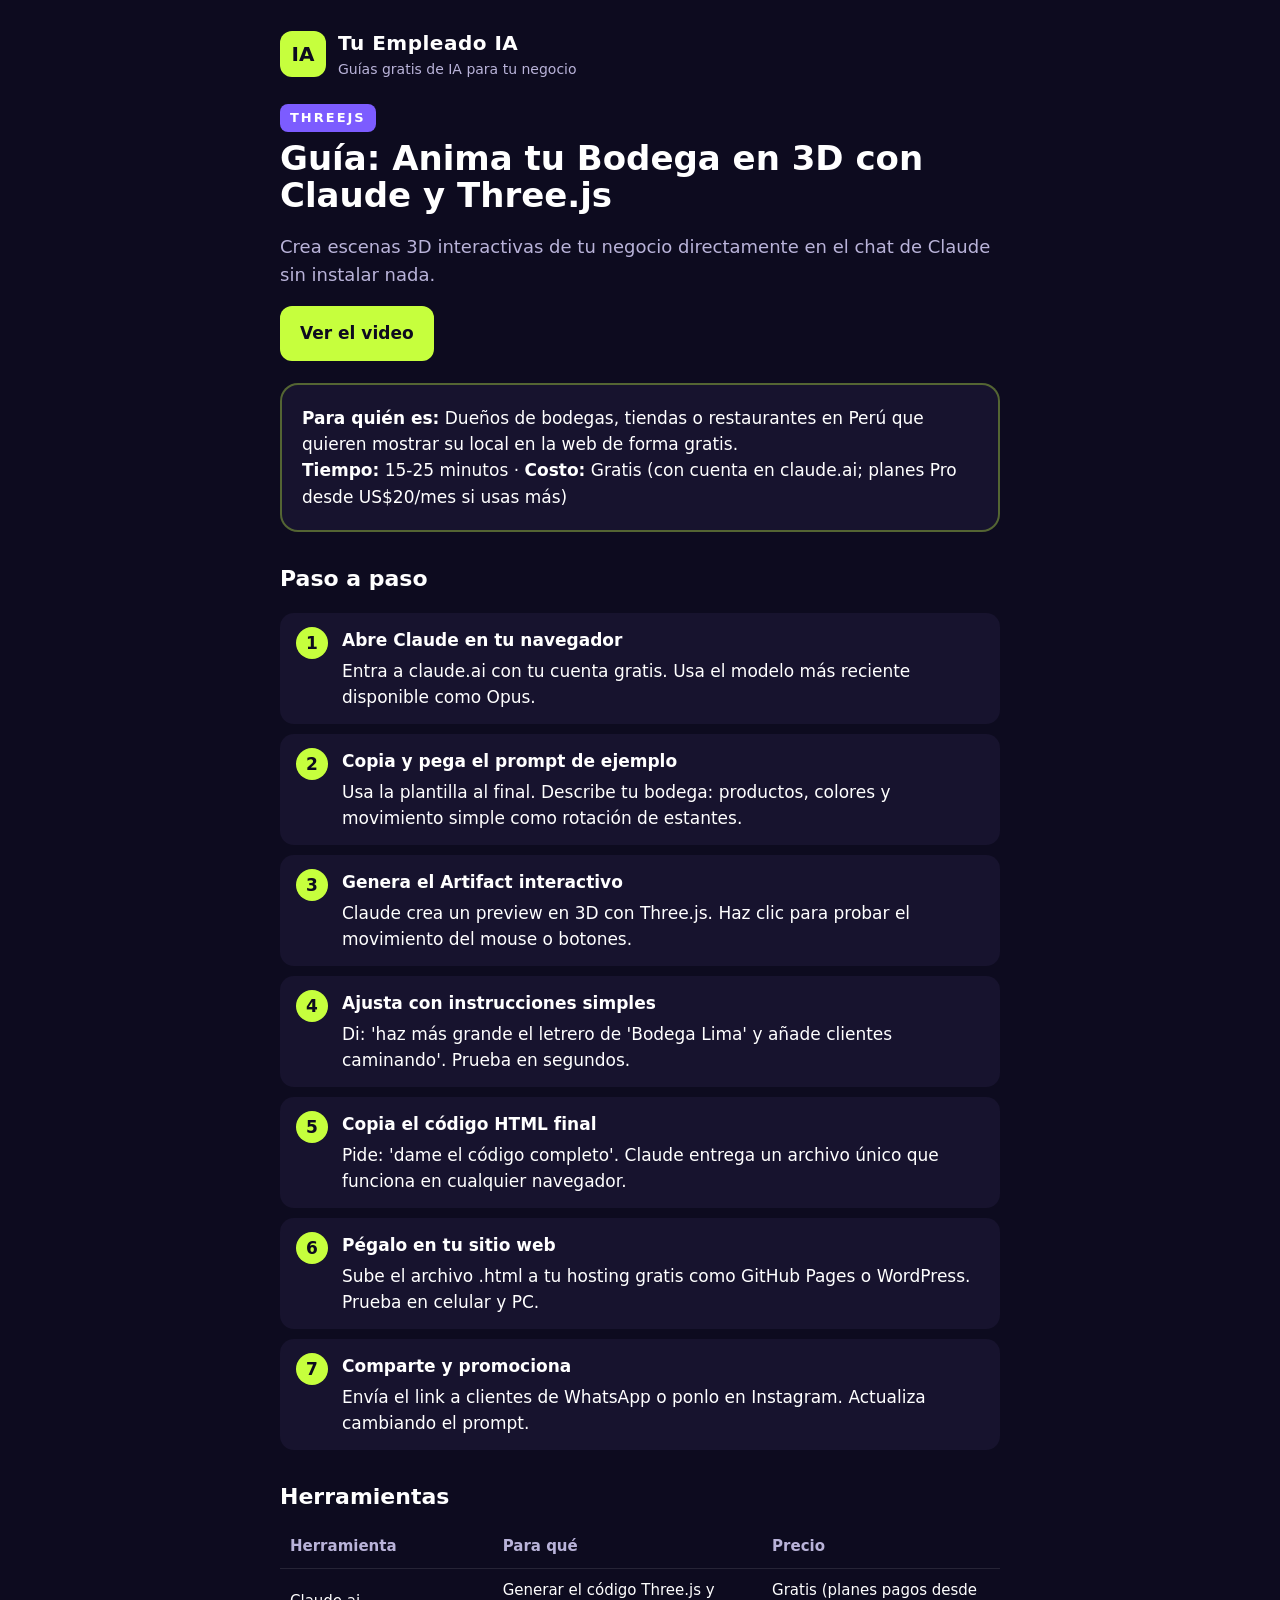
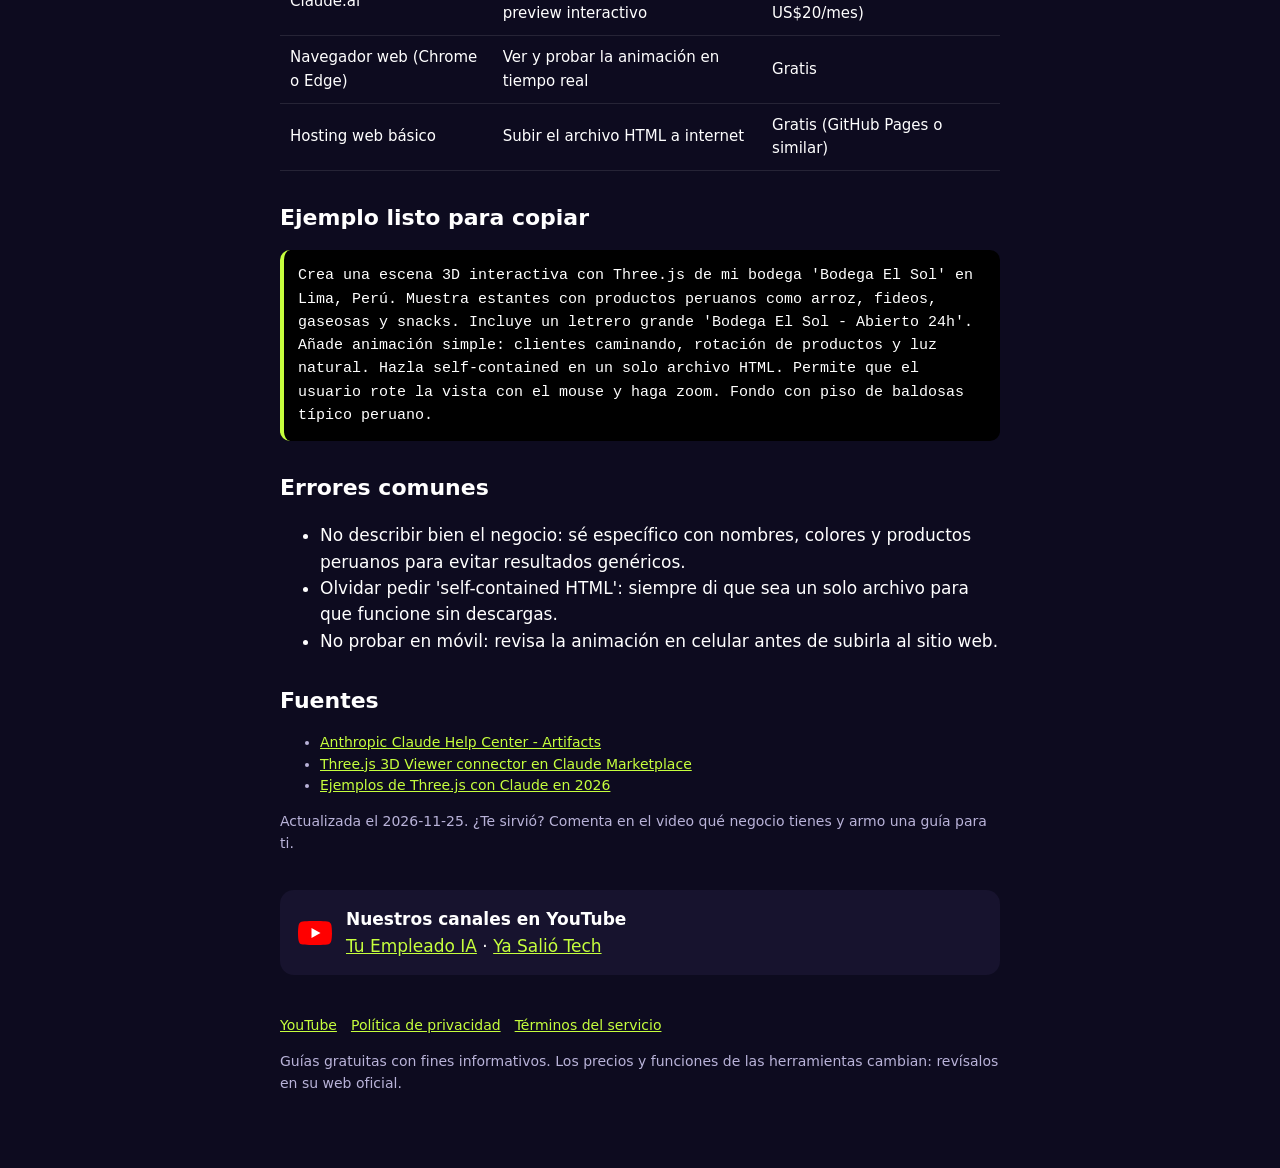
<file: g/threejs.html>
<!doctype html><html lang="es"><head><meta charset="utf-8"><meta name="viewport" content="width=device-width,initial-scale=1">
<title>Guía: Anima tu Bodega en 3D con Claude y Three.js · Guía THREEJS</title><meta name="description" content="Crea escenas 3D interactivas de tu negocio directamente en el chat de Claude sin instalar nada."><meta property="og:title" content="Guía: Anima tu Bodega en 3D con Claude y Three.js · Guía THREEJS"><meta property="og:description" content="Crea escenas 3D interactivas de tu negocio directamente en el chat de Claude sin instalar nada.">
<link rel="stylesheet" href="../estilo.css"></head><body><div class="w">
<a class="top" href="../index.html" style="text-decoration:none;color:inherit"><div class="logo">IA</div><div><b>Tu Empleado IA</b><span>Guías gratis de IA para tu negocio</span></div></a>
<span class="tag">THREEJS</span><h1>Guía: Anima tu Bodega en 3D con Claude y Three.js</h1><p class="lead">Crea escenas 3D interactivas de tu negocio directamente en el chat de Claude sin instalar nada.</p><p><a class="btn" href="https://youtu.be/Lj1egLgR4Zw">Ver el video</a></p>
<div class="box"><b>Para quién es:</b> Dueños de bodegas, tiendas o restaurantes en Perú que quieren mostrar su local en la web de forma gratis.<br><b>Tiempo:</b> 15-25 minutos · <b>Costo:</b> Gratis (con cuenta en claude.ai; planes Pro desde US$20/mes si usas más)</div>
<h2>Paso a paso</h2><ol class="pasos"><li><b>Abre Claude en tu navegador</b>Entra a claude.ai con tu cuenta gratis. Usa el modelo más reciente disponible como Opus.</li><li><b>Copia y pega el prompt de ejemplo</b>Usa la plantilla al final. Describe tu bodega: productos, colores y movimiento simple como rotación de estantes.</li><li><b>Genera el Artifact interactivo</b>Claude crea un preview en 3D con Three.js. Haz clic para probar el movimiento del mouse o botones.</li><li><b>Ajusta con instrucciones simples</b>Di: &#x27;haz más grande el letrero de &#x27;Bodega Lima&#x27; y añade clientes caminando&#x27;. Prueba en segundos.</li><li><b>Copia el código HTML final</b>Pide: &#x27;dame el código completo&#x27;. Claude entrega un archivo único que funciona en cualquier navegador.</li><li><b>Pégalo en tu sitio web</b>Sube el archivo .html a tu hosting gratis como GitHub Pages o WordPress. Prueba en celular y PC.</li><li><b>Comparte y promociona</b>Envía el link a clientes de WhatsApp o ponlo en Instagram. Actualiza cambiando el prompt.</li></ol>
<h2>Herramientas</h2><table><tr><th>Herramienta</th><th>Para qué</th><th>Precio</th></tr><tr><td>Claude.ai</td><td>Generar el código Three.js y preview interactivo</td><td>Gratis (planes pagos desde US$20/mes)</td></tr><tr><td>Navegador web (Chrome o Edge)</td><td>Ver y probar la animación en tiempo real</td><td>Gratis</td></tr><tr><td>Hosting web básico</td><td>Subir el archivo HTML a internet</td><td>Gratis (GitHub Pages o similar)</td></tr></table>
<h2>Ejemplo listo para copiar</h2><pre>Crea una escena 3D interactiva con Three.js de mi bodega &#x27;Bodega El Sol&#x27; en Lima, Perú. Muestra estantes con productos peruanos como arroz, fideos, gaseosas y snacks. Incluye un letrero grande &#x27;Bodega El Sol - Abierto 24h&#x27;. Añade animación simple: clientes caminando, rotación de productos y luz natural. Hazla self-contained en un solo archivo HTML. Permite que el usuario rote la vista con el mouse y haga zoom. Fondo con piso de baldosas típico peruano.</pre>
<h2>Errores comunes</h2><ul><li>No describir bien el negocio: sé específico con nombres, colores y productos peruanos para evitar resultados genéricos.</li><li>Olvidar pedir &#x27;self-contained HTML&#x27;: siempre di que sea un solo archivo para que funcione sin descargas.</li><li>No probar en móvil: revisa la animación en celular antes de subirla al sitio web.</li></ul>
<h2>Fuentes</h2><ul class="nota"><li><a href="https://support.claude.com/en/articles/17153992-what-are-artifacts-and-how-do-i-use-them" rel="nofollow noopener">Anthropic Claude Help Center - Artifacts</a></li><li><a href="https://claude.com/marketplace/connectors/threejs-3d-viewer" rel="nofollow noopener">Three.js 3D Viewer connector en Claude Marketplace</a></li><li><a href="https://www.youtube.com/watch?v=6VVYkw641xI" rel="nofollow noopener">Ejemplos de Three.js con Claude en 2026</a></li></ul>
<p class="nota">Actualizada el 2026-11-25. ¿Te sirvió? Comenta en el video qué negocio tienes y armo una guía para ti.</p>
<div class="yt"><svg width="34" height="24" viewBox="0 0 68 48" aria-label="YouTube"><path d="M66.5 7.7c-.8-2.9-2.5-5.4-5.4-6.2C55.8.1 34 0 34 0S12.2.1 6.9 1.6C4 2.4 2.3 4.8 1.5 7.7.1 13 0 24 0 24s.1 11 1.5 16.3c.8 2.9 2.5 5.4 5.4 6.2C12.2 47.9 34 48 34 48s21.8-.1 27.1-1.6c2.9-.8 4.6-3.2 5.4-6.2C67.9 35 68 24 68 24s-.1-11-1.5-16.3z" fill="#FF0000"/><path d="M45 24 27 14v20" fill="#fff"/></svg>
<div><b>Nuestros canales en YouTube</b><br><a href="https://www.youtube.com/@TuEmpleadoIA">Tu Empleado IA</a> · <a href="https://www.youtube.com/@YaSalioTech">Ya Salió Tech</a></div></div>
<footer><a href="https://www.youtube.com/@TuEmpleadoIA">YouTube</a><a href="../privacidad.html">Política de privacidad</a><a href="../terminos.html">Términos del servicio</a>
<p>Guías gratuitas con fines informativos. Los precios y funciones de las herramientas cambian: revísalos en su web oficial.</p></footer>
</div></body></html>
</file>
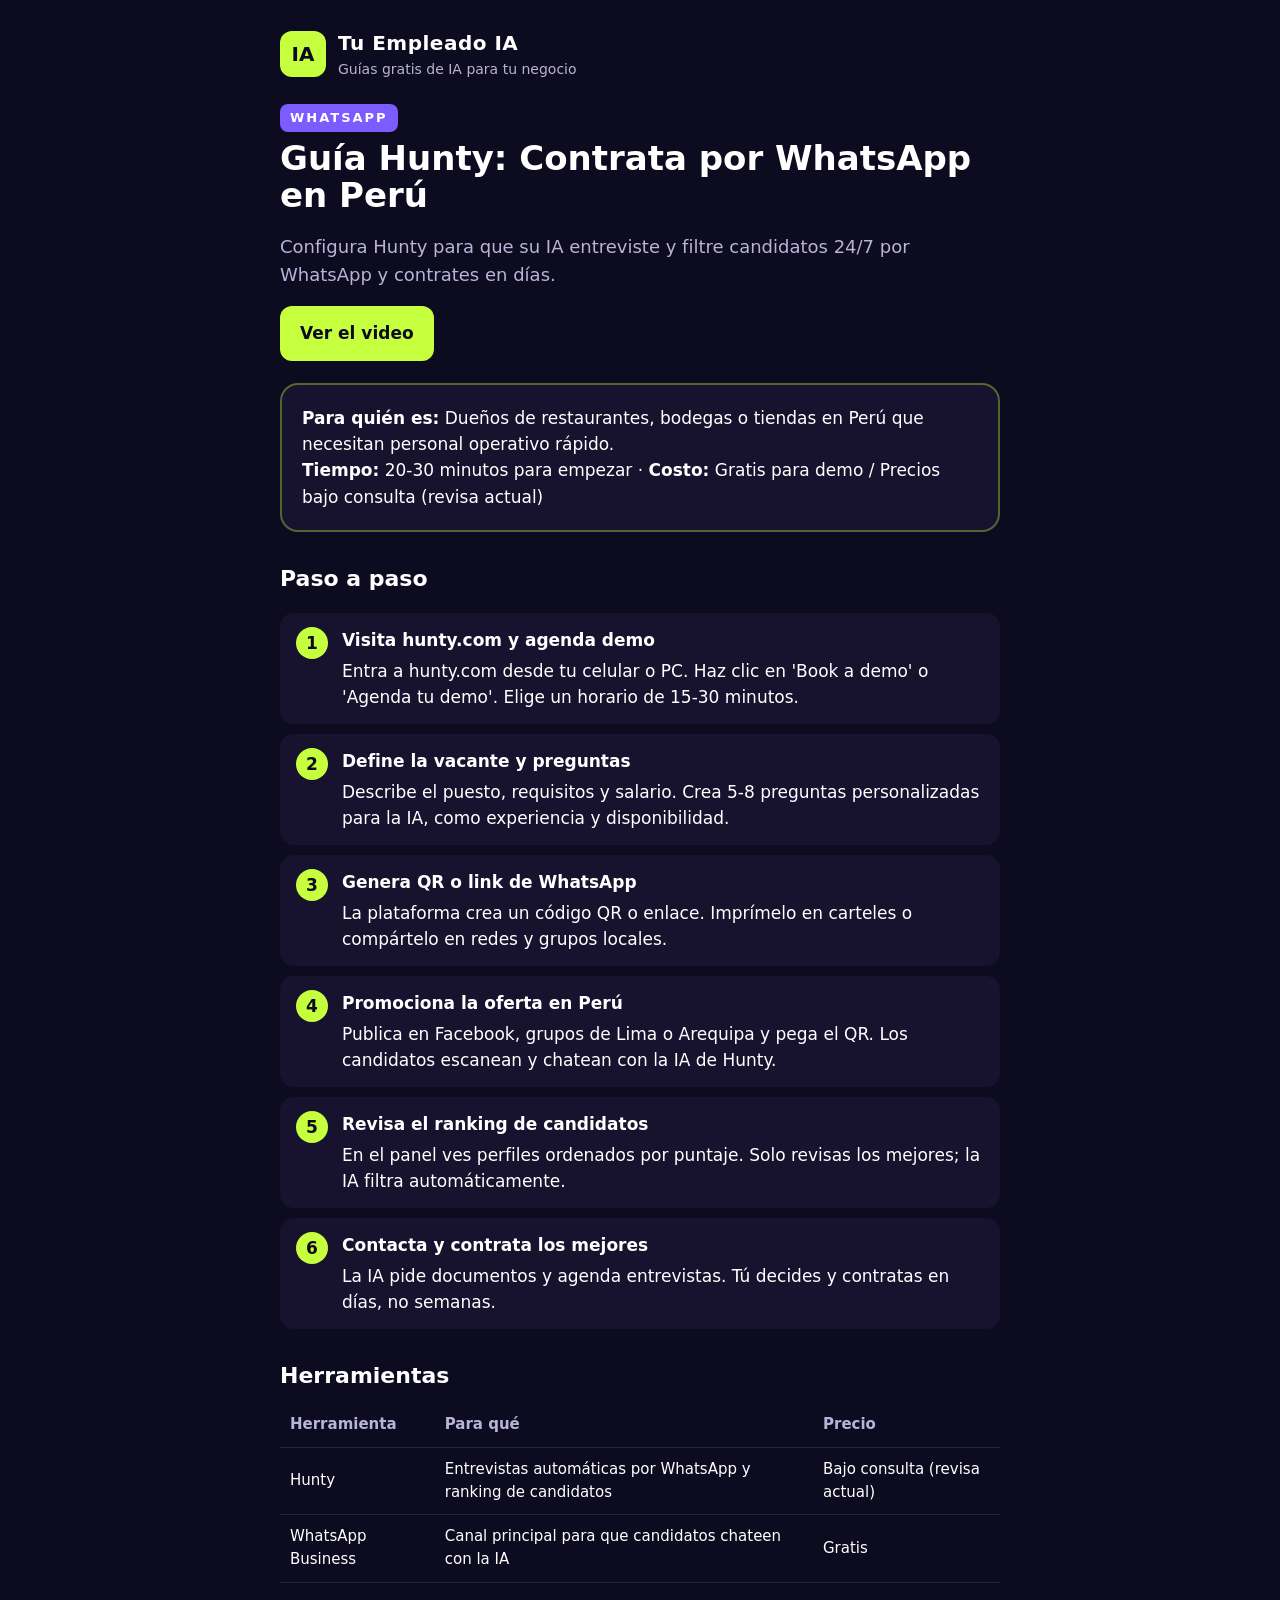
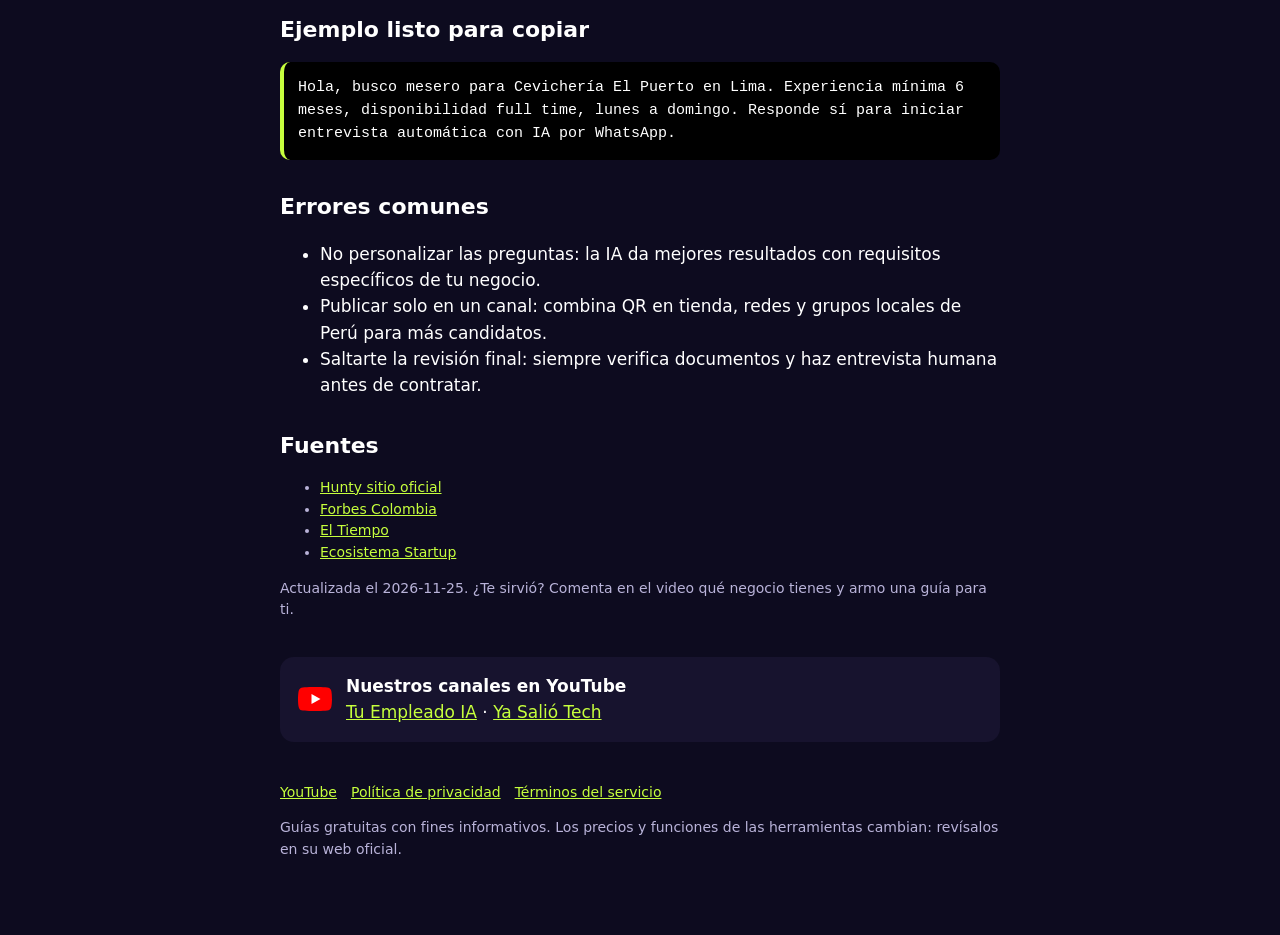
<file: g/whatsapp.html>
<!doctype html><html lang="es"><head><meta charset="utf-8"><meta name="viewport" content="width=device-width,initial-scale=1">
<title>Guía Hunty: Contrata por WhatsApp en Perú · Guía WHATSAPP</title><meta name="description" content="Configura Hunty para que su IA entreviste y filtre candidatos 24/7 por WhatsApp y contrates en días."><meta property="og:title" content="Guía Hunty: Contrata por WhatsApp en Perú · Guía WHATSAPP"><meta property="og:description" content="Configura Hunty para que su IA entreviste y filtre candidatos 24/7 por WhatsApp y contrates en días.">
<link rel="stylesheet" href="../estilo.css"></head><body><div class="w">
<a class="top" href="../index.html" style="text-decoration:none;color:inherit"><div class="logo">IA</div><div><b>Tu Empleado IA</b><span>Guías gratis de IA para tu negocio</span></div></a>
<span class="tag">WHATSAPP</span><h1>Guía Hunty: Contrata por WhatsApp en Perú</h1><p class="lead">Configura Hunty para que su IA entreviste y filtre candidatos 24/7 por WhatsApp y contrates en días.</p><p><a class="btn" href="https://youtu.be/TK7IEXZLIqM">Ver el video</a></p>
<div class="box"><b>Para quién es:</b> Dueños de restaurantes, bodegas o tiendas en Perú que necesitan personal operativo rápido.<br><b>Tiempo:</b> 20-30 minutos para empezar · <b>Costo:</b> Gratis para demo / Precios bajo consulta (revisa actual)</div>
<h2>Paso a paso</h2><ol class="pasos"><li><b>Visita hunty.com y agenda demo</b>Entra a hunty.com desde tu celular o PC. Haz clic en &#x27;Book a demo&#x27; o &#x27;Agenda tu demo&#x27;. Elige un horario de 15-30 minutos.</li><li><b>Define la vacante y preguntas</b>Describe el puesto, requisitos y salario. Crea 5-8 preguntas personalizadas para la IA, como experiencia y disponibilidad.</li><li><b>Genera QR o link de WhatsApp</b>La plataforma crea un código QR o enlace. Imprímelo en carteles o compártelo en redes y grupos locales.</li><li><b>Promociona la oferta en Perú</b>Publica en Facebook, grupos de Lima o Arequipa y pega el QR. Los candidatos escanean y chatean con la IA de Hunty.</li><li><b>Revisa el ranking de candidatos</b>En el panel ves perfiles ordenados por puntaje. Solo revisas los mejores; la IA filtra automáticamente.</li><li><b>Contacta y contrata los mejores</b>La IA pide documentos y agenda entrevistas. Tú decides y contratas en días, no semanas.</li></ol>
<h2>Herramientas</h2><table><tr><th>Herramienta</th><th>Para qué</th><th>Precio</th></tr><tr><td>Hunty</td><td>Entrevistas automáticas por WhatsApp y ranking de candidatos</td><td>Bajo consulta (revisa actual)</td></tr><tr><td>WhatsApp Business</td><td>Canal principal para que candidatos chateen con la IA</td><td>Gratis</td></tr></table>
<h2>Ejemplo listo para copiar</h2><pre>Hola, busco mesero para Cevichería El Puerto en Lima. Experiencia mínima 6 meses, disponibilidad full time, lunes a domingo. Responde sí para iniciar entrevista automática con IA por WhatsApp.</pre>
<h2>Errores comunes</h2><ul><li>No personalizar las preguntas: la IA da mejores resultados con requisitos específicos de tu negocio.</li><li>Publicar solo en un canal: combina QR en tienda, redes y grupos locales de Perú para más candidatos.</li><li>Saltarte la revisión final: siempre verifica documentos y haz entrevista humana antes de contratar.</li></ul>
<h2>Fuentes</h2><ul class="nota"><li><a href="https://hunty.com/" rel="nofollow noopener">Hunty sitio oficial</a></li><li><a href="https://forbes.co/2025/08/01/emprendedores/hunty-reclutamiento-ia/" rel="nofollow noopener">Forbes Colombia</a></li><li><a href="https://www.eltiempo.com/economia/finanzas-personales/hunty-revoluciona-la-seleccion-de-personal-con-inteligencia-artificial-automatizada-3603829" rel="nofollow noopener">El Tiempo</a></li><li><a href="https://ecosistemastartup.com/hunty-ia-de-reclutamiento-por-whatsapp-para-latam/" rel="nofollow noopener">Ecosistema Startup</a></li></ul>
<p class="nota">Actualizada el 2026-11-25. ¿Te sirvió? Comenta en el video qué negocio tienes y armo una guía para ti.</p>
<div class="yt"><svg width="34" height="24" viewBox="0 0 68 48" aria-label="YouTube"><path d="M66.5 7.7c-.8-2.9-2.5-5.4-5.4-6.2C55.8.1 34 0 34 0S12.2.1 6.9 1.6C4 2.4 2.3 4.8 1.5 7.7.1 13 0 24 0 24s.1 11 1.5 16.3c.8 2.9 2.5 5.4 5.4 6.2C12.2 47.9 34 48 34 48s21.8-.1 27.1-1.6c2.9-.8 4.6-3.2 5.4-6.2C67.9 35 68 24 68 24s-.1-11-1.5-16.3z" fill="#FF0000"/><path d="M45 24 27 14v20" fill="#fff"/></svg>
<div><b>Nuestros canales en YouTube</b><br><a href="https://www.youtube.com/@TuEmpleadoIA">Tu Empleado IA</a> · <a href="https://www.youtube.com/@YaSalioTech">Ya Salió Tech</a></div></div>
<footer><a href="https://www.youtube.com/@TuEmpleadoIA">YouTube</a><a href="../privacidad.html">Política de privacidad</a><a href="../terminos.html">Términos del servicio</a>
<p>Guías gratuitas con fines informativos. Los precios y funciones de las herramientas cambian: revísalos en su web oficial.</p></footer>
</div></body></html>
</file>
<file: estilo.css>
*{box-sizing:border-box}body{margin:0;background:#0D0B1F;color:#FFFFFF;font:17px/1.55 system-ui,-apple-system,Segoe UI,Roboto,sans-serif}
a{color:#C6FF3D}.w{max-width:760px;margin:0 auto;padding:28px 20px 60px}
.top{display:flex;align-items:center;gap:12px;margin-bottom:22px}.logo{width:46px;height:46px;border-radius:12px;background:#C6FF3D;color:#0D0B1F;display:grid;place-items:center;font-weight:900;font-size:20px}
.top b{font-size:20px;letter-spacing:.5px}.top span{display:block;color:#B9B3D9;font-size:14px}
h1{font-size:34px;line-height:1.1;margin:8px 0 10px}h1 em{font-style:normal;color:#C6FF3D}h2{font-size:22px;margin:30px 0 10px}
.lead{color:#B9B3D9;font-size:18px}
.box{background:#17132E;border:2px solid rgba(198,255,61,.35);border-radius:18px;padding:20px;margin:22px 0}
.box label{font-weight:800;display:block;margin-bottom:10px}.row{display:flex;gap:10px}
input{flex:1;min-width:0;font:inherit;font-weight:800;letter-spacing:2px;text-transform:uppercase;padding:14px 16px;border-radius:12px;border:2px solid #7C5CFF;background:#0D0B1F;color:#fff}
button,.btn{font:inherit;font-weight:900;padding:14px 20px;border-radius:12px;border:0;background:#C6FF3D;color:#0D0B1F;cursor:pointer;text-decoration:none;display:inline-block}
#msg{margin-top:10px;color:#FF8A8A;min-height:1em}
.list{display:grid;gap:12px;margin-top:10px}.card{display:block;text-decoration:none;color:inherit;background:#17132E;border-radius:16px;padding:16px 18px;border:1px solid rgba(255,255,255,.08)}
.card:hover{border-color:#C6FF3D}.tag{display:inline-block;background:#7C5CFF;color:#fff;font-weight:900;font-size:13px;letter-spacing:2px;padding:4px 10px;border-radius:8px}
.card h3{margin:8px 0 4px;font-size:19px}.card p{margin:0;color:#B9B3D9;font-size:15px}
ol.pasos{padding-left:0;list-style:none;counter-reset:p}ol.pasos li{counter-increment:p;background:#17132E;border-radius:14px;padding:14px 16px 14px 62px;margin:10px 0;position:relative}
ol.pasos li:before{content:counter(p);position:absolute;left:16px;top:14px;width:32px;height:32px;border-radius:50%;background:#C6FF3D;color:#0D0B1F;font-weight:900;display:grid;place-items:center}
ol.pasos b{display:block;margin-bottom:4px}table{width:100%;border-collapse:collapse;font-size:15px}td,th{text-align:left;padding:10px;border-bottom:1px solid rgba(255,255,255,.1)}th{color:#B9B3D9}
pre{white-space:pre-wrap;background:#000;border-left:4px solid #C6FF3D;padding:14px;border-radius:10px;font-size:15px}
.yt{display:flex;gap:14px;align-items:center;margin-top:36px;padding:16px 18px;background:#17132E;border-radius:14px}
.nota{font-size:14px;color:#B9B3D9}footer{margin-top:40px;font-size:14px;color:#B9B3D9}footer a{margin-right:14px}
</file>
